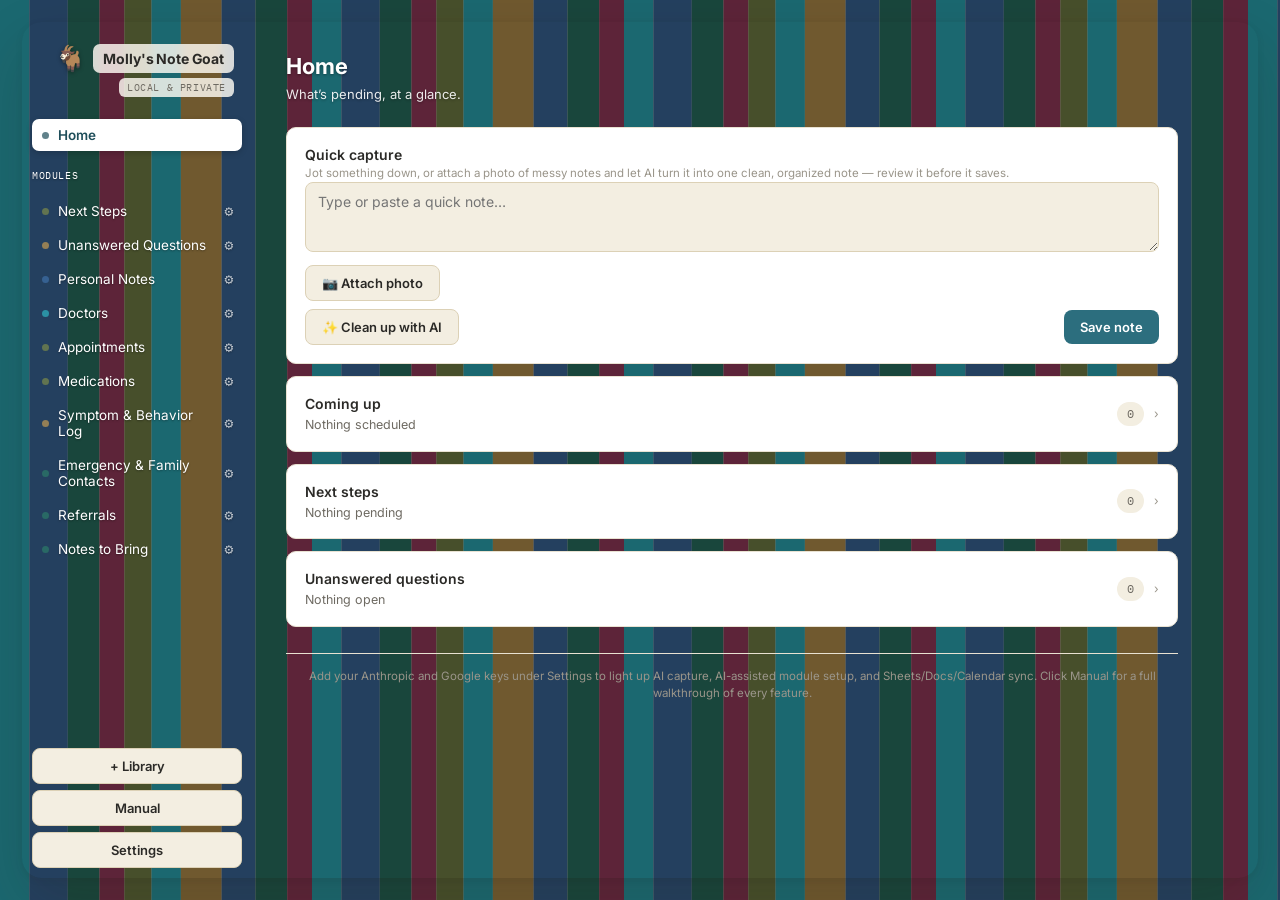
<file: index.html>
<!DOCTYPE html>
<html lang="en">
<head>
<meta charset="UTF-8">
<meta name="viewport" content="width=device-width, initial-scale=1.0">
<title>Molly's Note Goat</title>
<link rel="manifest" href="manifest.json" />
<link rel="apple-touch-icon" href="icons/icon-180.png" />
<link rel="icon" href="icons/icon-192.png" />
<meta name="theme-color" content="#2C6E7E" />
<meta name="apple-mobile-web-app-capable" content="yes" />
<meta name="apple-mobile-web-app-status-bar-style" content="default" />
<meta name="apple-mobile-web-app-title" content="Molly's Note Goat" />
<link rel="preconnect" href="https://fonts.googleapis.com">
<link href="https://fonts.googleapis.com/css2?family=Inter:wght@400;500;600;700&family=IBM+Plex+Mono:wght@400;500&display=swap" rel="stylesheet">
<script src="https://accounts.google.com/gsi/client" async defer></script>
<script src="https://apis.google.com/js/api.js"></script>
<style>
:root{
  /* Interface panels — solid, calm, easy to read. The stripes live in the
     page background only; nothing you have to read sits on top of them. */
  --panel: #FFFCF5;
  --surface: #FFFFFF;
  --surface-sunk: #F3EEE1;
  --ink: #2B2A27;
  --ink-dim: #6E6A62;
  --ink-faint: #9A958A;
  --line: #E9E2D2;
  --line-strong: #DCD1B6;
  --accent: #2C6E7E;
  --accent-soft: rgba(44,110,126,0.12);
  --accent-ink: #1F4E5A;
  --warn: #A8843F;
  --warn-soft: rgba(168,132,63,0.14);
  --danger: #A13E63;
  --danger-soft: rgba(161,62,99,0.1);
  --font: 'Inter', system-ui, sans-serif;
  --font-mono: 'IBM Plex Mono', monospace;
  --radius: 10px;

  /* Watercolor stripe palette — pulled from the reference swatch. Used for
     the page background and, sparingly, for per-item type-color dots. */
  --wc-1: #2FB4C2; /* turquoise */
  --wc-2: #3E6FA6; /* blue */
  --wc-3: #2C7A68; /* teal */
  --wc-4: #A13E63; /* magenta */
  --wc-5: #7C8A4A; /* olive */
  --wc-6: #C39A52; /* gold */
}
*{box-sizing:border-box;}
html,body{margin:0;padding:0;height:100%;}
body{
  color:var(--ink);
  font-family:var(--font);
  font-size:14px;
  line-height:1.5;
  min-height:100vh;
  display:flex;
  justify-content:center;
  padding:22px;
  /* Approved background (2026-09-10): straight-edged stripes, flush (no
     gaps), Value at 57.5% of the original watercolor swatch — dark enough
     to sit behind white text without a softening overlay, unlike the
     brand-header stripe below which keeps the original bright version. */
  background-image: url("data:image/svg+xml,%3Csvg%20xmlns='http://www.w3.org/2000/svg'%20width='312'%20height='400'%20viewBox='0%200%20312%20400'%3E%3Crect%20x='0'%20y='0'%20width='312'%20height='400'%20fill='%23908C83'/%3E%3Crect%20x='0'%20y='0'%20width='29.4'%20height='400'%20fill='%231B6870'/%3E%3Crect%20x='29.4'%20y='0'%20width='38.4'%20height='400'%20fill='%2324405F'/%3E%3Crect%20x='67.8'%20y='0'%20width='31.7'%20height='400'%20fill='%2319463C'/%3E%3Crect%20x='99.5'%20y='0'%20width='24.9'%20height='400'%20fill='%235D2439'/%3E%3Crect%20x='124.4'%20y='0'%20width='27.1'%20height='400'%20fill='%23474F2B'/%3E%3Crect%20x='151.5'%20y='0'%20width='29.4'%20height='400'%20fill='%231B6870'/%3E%3Crect%20x='180.9'%20y='0'%20width='40.7'%20height='400'%20fill='%2370592F'/%3E%3Crect%20x='221.6'%20y='0'%20width='33.9'%20height='400'%20fill='%2324405F'/%3E%3Crect%20x='255.5'%20y='0'%20width='31.7'%20height='400'%20fill='%2319463C'/%3E%3Crect%20x='287.2'%20y='0'%20width='24.8'%20height='400'%20fill='%235D2439'/%3E%3C/svg%3E");
  background-repeat: repeat;
  background-size: 312px 400px;
  background-attachment: fixed;
}
button{font-family:var(--font);cursor:pointer;}
input,textarea,select{font-family:var(--font);font-size:14px;}
h1,h2,h3{margin:0;}
::selection{background:var(--accent-soft);}

/* The shell used to be one solid, legible panel floating over the
   watercolor stripe field painted on <body>. Approved redesign
   (2026-09-10): the shell no longer has its own fill — the stripe
   background now flows through the sidebar and main area too, and only
   the modules (nav items, cards, tables) keep their own solid color. */
.shell{
  display:flex;
  width:100%;max-width:1360px;
  min-height:calc(100vh - 44px);
  border-radius:20px;
  box-shadow:0 24px 60px rgba(35,30,20,0.16), 0 2px 8px rgba(35,30,20,0.06);
  overflow:hidden;
  align-self:flex-start;
}

/* ---------- Sidebar ---------- */
.sidebar{
  width:230px;flex-shrink:0;
  display:flex;flex-direction:column;
}
.brand{padding:22px 18px 16px;position:relative;overflow:hidden;}
/* Approved redesign (2026-09-11): the brand header's own decorative
   watercolor layer is gone — the shared stripe background (already
   running through the rest of the sidebar) shows through here too. Only
   the two labels keep a solid backing. */
.brand-inner{position:relative;z-index:1;display:flex;flex-direction:column;align-items:flex-end;}
.brand-mark-wrap{display:flex;align-items:center;gap:8px;}
.brand-icon{height:29px;width:29px;display:block;flex-shrink:0;filter:drop-shadow(0 1px 2px rgba(0,0,0,0.4));}
.brand-mark{
  font-size:14px;font-weight:700;letter-spacing:-0.01em;white-space:nowrap;
  background:rgba(255,252,245,0.82);backdrop-filter:blur(4px);
  display:inline-block;padding:4px 10px;border-radius:7px;
}
.brand-sub{font-family:var(--font-mono);font-size:10px;color:var(--ink-dim);margin-top:5px;text-transform:uppercase;letter-spacing:0.06em;
  background:rgba(255,252,245,0.82);display:inline-block;padding:2px 8px;border-radius:6px;}

.nav-section{padding:6px 10px;}
.nav-btn{
  display:flex;align-items:center;gap:9px;width:100%;text-align:left;
  background:none;border:none;color:#fff;text-shadow:0 1px 2px rgba(0,0,0,0.35);
  padding:8px 10px;font-size:13.5px;border-radius:7px;margin-bottom:1px;
}
.nav-btn:hover{background:var(--surface-sunk);color:var(--ink);text-shadow:none;}
/* Active used to be a translucent accent-soft tint, which read fine over a
   solid white sidebar but goes muddy over the stripe background — switched
   to an opaque chip so the active indicator stays legible. */
.nav-btn.active{background:var(--surface);color:var(--accent-ink);font-weight:600;text-shadow:none;box-shadow:0 2px 6px rgba(0,0,0,0.18);}
/* currentColor so the dot always matches whatever the nav-btn's own text
   color is right now (white at rest, dark on hover/active) instead of a
   fixed grey that vanishes on either the stripes or a white chip. */
.nav-btn .dot{display:inline-block;width:7px;height:7px;border-radius:50%;flex-shrink:0;background:currentColor;opacity:0.7;}

nav.module-list{flex:1;overflow-y:auto;padding:8px 10px;}
.nav-label{font-family:var(--font-mono);font-size:10px;color:#fff;text-shadow:0 1px 2px rgba(0,0,0,0.35);text-transform:uppercase;letter-spacing:0.06em;padding:10px 10px 4px;}
.module-row{display:flex;align-items:stretch;margin-bottom:1px;}
.module-row .nav-btn{flex:1;}
.module-row .gear{
  background:none;border:none;color:rgba(255,255,255,0.75);text-shadow:0 1px 2px rgba(0,0,0,0.35);
  width:26px;border-radius:6px;font-size:12px;flex-shrink:0;
}
.module-row .gear:hover{background:var(--surface-sunk);color:var(--ink);text-shadow:none;}
.module-row.active .nav-btn{background:var(--surface);color:var(--accent-ink);font-weight:600;box-shadow:0 2px 6px rgba(0,0,0,0.18);}

.sidebar-footer{padding:10px;}
.btn-library{
  width:100%;background:var(--surface-sunk);border:1px solid var(--line-strong);
  color:var(--ink);padding:9px;font-size:13px;border-radius:8px;font-weight:600;
}
.btn-library:hover{border-color:var(--accent);color:var(--accent-ink);}

/* ---------- Main ---------- */
.main{flex:1;min-width:0;padding:28px 34px 60px;max-width:960px;overflow-y:auto;}
.page-title{font-size:22px;font-weight:700;margin-bottom:2px;color:#fff;text-shadow:0 1px 3px rgba(0,0,0,0.4);}
.page-sub{color:#fff;opacity:0.9;font-size:13px;margin-bottom:22px;text-shadow:0 1px 3px rgba(0,0,0,0.4);}

/* ---------- Cards (home) ---------- */
.cards{display:flex;flex-direction:column;gap:12px;}
.card{background:var(--surface);border:1px solid var(--line);border-radius:var(--radius);overflow:hidden;}
.card-head{
  display:flex;align-items:center;justify-content:space-between;gap:12px;
  padding:16px 18px;cursor:pointer;
}
.card-head:hover{background:var(--surface-sunk);}
.card-head-left{display:flex;flex-direction:column;gap:2px;min-width:0;}
.card-title{font-size:14px;font-weight:600;}
.card-preview{font-size:12.5px;color:var(--ink-dim);white-space:nowrap;overflow:hidden;text-overflow:ellipsis;}
.card-count{
  font-family:var(--font-mono);font-size:12px;color:var(--ink-dim);
  background:var(--surface-sunk);border-radius:20px;padding:3px 10px;flex-shrink:0;
}
.card-chevron{color:var(--ink-faint);font-size:12px;transition:transform .15s;flex-shrink:0;}
.card.open .card-chevron{transform:rotate(90deg);}
.card-body{display:none;border-top:1px solid var(--line);padding:6px 18px 14px;}
.card.open .card-body{display:block;}
.card-body .empty{color:var(--ink-faint);font-size:13px;padding:12px 2px;}

.item-row{display:flex;align-items:center;gap:10px;padding:8px 2px;border-bottom:1px solid var(--line);}
.item-row:last-child{border-bottom:none;}
.type-dot{display:inline-block;width:8px;height:8px;border-radius:50%;flex-shrink:0;background:var(--ink-faint);}
.item-row .item-main{flex:1;min-width:0;cursor:pointer;}
.item-row .item-title{font-size:13.5px;font-weight:500;}
.item-row .item-meta{font-size:11.5px;color:var(--ink-dim);}
.item-row .item-title:hover{color:var(--accent-ink);text-decoration:underline;}

/* Quick capture */
.quick-capture{padding:16px 18px 18px;}
.quick-capture textarea{
  width:100%;min-height:70px;resize:vertical;border:1px solid var(--line-strong);
  border-radius:8px;padding:10px 12px;background:var(--surface-sunk);color:var(--ink);
}
.quick-capture textarea:focus{outline:2px solid var(--accent-soft);border-color:var(--accent);}
.quick-capture-row{display:flex;justify-content:space-between;align-items:center;margin-top:8px;gap:10px;}
.quick-capture-hint{font-size:11.5px;color:var(--ink-faint);}

/* ---------- Buttons ---------- */
.btn{border:none;border-radius:8px;padding:9px 16px;font-size:13px;font-weight:600;}
.btn-primary{background:var(--accent);color:#fff;}
.btn-primary:hover{background:var(--accent-ink);}
.btn-secondary{background:var(--surface-sunk);color:var(--ink);border:1px solid var(--line-strong);}
.btn-secondary:hover{border-color:var(--accent);color:var(--accent-ink);}
.btn-danger{background:var(--danger-soft);color:var(--danger);border:1px solid transparent;}
.btn-danger:hover{border-color:var(--danger);}
.btn-text{background:none;border:none;color:var(--ink-dim);font-size:13px;padding:6px 8px;}
.btn-text:hover{color:var(--accent-ink);}
.btn[disabled]{opacity:0.5;cursor:not-allowed;}

/* ---------- Module view ---------- */
.module-toolbar{display:flex;justify-content:space-between;align-items:center;margin-bottom:16px;gap:10px;flex-wrap:wrap;}
.module-toolbar-actions{display:flex;gap:8px;}

table.record-table{width:100%;border-collapse:collapse;background:var(--surface);border:1px solid var(--line);border-radius:var(--radius);overflow:hidden;}
table.record-table th{
  text-align:left;font-size:11px;text-transform:uppercase;letter-spacing:0.04em;color:var(--ink-faint);
  padding:10px 12px;background:var(--surface-sunk);border-bottom:1px solid var(--line);
}
table.record-table td{padding:10px 12px;border-bottom:1px solid var(--line);font-size:13.5px;vertical-align:top;}
table.record-table tr:last-child td{border-bottom:none;}
table.record-table tr:hover{background:var(--surface-sunk);}
table.record-table td.actions{white-space:nowrap;width:1%;}
.note-excerpt{color:var(--ink-dim);font-size:12px;}

.record-cards{display:flex;flex-direction:column;gap:10px;}
.record-card{background:var(--surface);border:1px solid var(--line);border-radius:var(--radius);padding:14px 16px;}
.record-card-head{display:flex;justify-content:space-between;align-items:flex-start;gap:10px;}
.record-card-title{font-weight:600;font-size:14px;}
.record-card-meta{font-size:11.5px;color:var(--ink-faint);margin-top:2px;}
.record-card-body{font-size:13.5px;color:var(--ink-dim);margin-top:8px;white-space:pre-wrap;}
.record-card-actions{display:flex;gap:6px;flex-shrink:0;}

.checklist-row{display:flex;align-items:center;gap:10px;padding:9px 4px;border-bottom:1px solid var(--line);}
.checklist-row:last-child{border-bottom:none;}
.checklist-row input[type=checkbox]{width:16px;height:16px;accent-color:var(--accent);}
.checklist-row .cl-title{flex:1;font-size:13.5px;}
.checklist-row.done .cl-title{color:var(--ink-faint);text-decoration:line-through;}
.tag-chip{
  font-family:var(--font-mono);font-size:10.5px;background:var(--surface-sunk);color:var(--ink-dim);
  padding:2px 8px;border-radius:20px;flex-shrink:0;
}

.empty-state{
  text-align:center;padding:50px 20px;color:var(--ink-faint);
  background:var(--surface);border:1px dashed var(--line-strong);border-radius:var(--radius);
}
.empty-state p{margin:0 0 12px;}

/* ---------- Modal ---------- */
.modal-backdrop{
  position:fixed;inset:0;background:rgba(43,42,39,0.35);
  display:flex;align-items:flex-start;justify-content:center;padding:6vh 20px;z-index:50;overflow-y:auto;
}
.modal{
  background:var(--surface);border-radius:14px;max-width:560px;width:100%;
  box-shadow:0 20px 50px rgba(0,0,0,0.18);
}
.modal-head{padding:18px 22px;border-bottom:1px solid var(--line);display:flex;justify-content:space-between;align-items:center;}
.modal-head h2{font-size:16px;}

.manual-overlay{
  display:none;position:fixed;inset:0;background:rgba(43,42,39,0.45);
  align-items:center;justify-content:center;padding:4vh 20px;z-index:60;
}
.manual-overlay.open{display:flex;}
.manual-overlay-box{
  background:var(--panel);border-radius:14px;width:100%;max-width:960px;height:92vh;
  display:flex;flex-direction:column;box-shadow:0 24px 60px rgba(0,0,0,0.25);overflow:hidden;
}
.manual-overlay-head{
  padding:14px 20px;border-bottom:1px solid var(--line);display:flex;justify-content:space-between;align-items:center;
  font-weight:600;flex-shrink:0;
}
.manual-overlay-box iframe{flex:1;width:100%;border:none;}
.modal-close{background:none;border:none;font-size:18px;color:var(--ink-faint);line-height:1;}
.modal-close:hover{color:var(--ink);}
.modal-body{padding:20px 22px;max-height:64vh;overflow-y:auto;}
.modal-foot{padding:16px 22px;border-top:1px solid var(--line);display:flex;justify-content:flex-end;gap:8px;}

.field-group{margin-bottom:14px;}
.field-label{font-size:12px;font-weight:600;color:var(--ink-dim);display:block;margin-bottom:5px;}
.field-input, .field-group input[type=text], .field-group input[type=date], .field-group select, .field-group textarea{
  width:100%;border:1px solid var(--line-strong);border-radius:8px;padding:9px 11px;
  background:var(--surface);color:var(--ink);
}
.field-group textarea{min-height:80px;resize:vertical;}
.field-input:focus, .field-group input:focus, .field-group select:focus, .field-group textarea:focus{
  outline:2px solid var(--accent-soft);border-color:var(--accent);
}
.field-hint{font-size:11.5px;color:var(--ink-faint);margin-top:4px;}

.tpl-group-label{font-family:var(--font-mono);font-size:10.5px;text-transform:uppercase;letter-spacing:0.06em;color:var(--ink-faint);margin:16px 0 8px;}
.tpl-group-label:first-child{margin-top:0;}
.tpl-grid{display:grid;grid-template-columns:1fr 1fr;gap:8px;}
.tpl-card{
  text-align:left;background:var(--surface);border:1px solid var(--line);border-radius:10px;
  padding:11px 13px;display:flex;flex-direction:column;gap:2px;
}
.tpl-card:hover{border-color:var(--accent);background:var(--accent-soft);}
.tpl-card .tpl-name{font-weight:600;font-size:13.5px;}
.tpl-card .tpl-shape{font-size:11px;color:var(--ink-faint);}
.tpl-custom-btn{
  width:100%;text-align:left;background:var(--surface-sunk);border:1px dashed var(--line-strong);border-radius:10px;
  padding:12px 14px;font-weight:600;font-size:13.5px;color:var(--ink);
}
.tpl-custom-btn:hover{border-color:var(--accent);color:var(--accent-ink);}

.schema-field-row{display:flex;gap:8px;align-items:center;margin-bottom:8px;background:var(--surface-sunk);padding:8px;border-radius:8px;}
.schema-field-row input, .schema-field-row select{flex:1;min-width:0;}
.schema-field-row .rm-field{flex:0 0 auto;background:none;border:none;color:var(--ink-faint);font-size:16px;padding:2px 6px;}
.schema-field-row .rm-field:hover{color:var(--danger);}
.add-field-btn{margin-top:4px;}

.confirm-msg{font-size:13.5px;line-height:1.55;margin-bottom:6px;}
.confirm-msg strong{color:var(--ink);}
.error-box{background:var(--danger-soft);color:var(--danger);border-radius:8px;padding:10px 12px;font-size:13px;margin-top:10px;}

.shape-note{
  font-size:12px;color:var(--ink-faint);background:var(--surface-sunk);border-radius:8px;padding:9px 11px;margin-top:14px;
}

.roadmap-note{
  font-size:11.5px;color:var(--ink-faint);text-align:center;margin-top:26px;padding-top:14px;border-top:1px solid var(--line);
}
</style>
<link rel="stylesheet" href="responsive.css">
</head>
<body>

<div class="shell">
  <aside class="sidebar">
    <div class="brand">
      <div class="brand-inner">
        <div class="brand-mark-wrap">
          <img class="brand-icon" src="icons/goat-transparent.png" alt="">
          <div class="brand-mark">Molly's Note Goat</div>
        </div>
        <div class="brand-sub">local &amp; private</div>
      </div>
    </div>
    <div class="nav-section">
      <button class="nav-btn" id="homeNavBtn"><span class="dot"></span>Home</button>
    </div>
    <div class="nav-label">Modules</div>
    <nav class="module-list" id="moduleList"></nav>
    <div class="sidebar-footer">
      <button class="btn-library" id="openLibraryBtn">+ Library</button>
      <button class="btn-library" id="openManualBtn" style="margin-top:6px;">Manual</button>
      <button class="btn-library" id="openConnectionsBtn" style="margin-top:6px;">Settings</button>
    </div>
  </aside>

  <main class="main" id="mainArea"></main>
</div>

<div id="modalRoot"></div>

<div class="manual-overlay" id="manualOverlay">
  <div class="manual-overlay-box">
    <div class="manual-overlay-head">
      <span>Molly's Note Goat — Manual</span>
      <button class="modal-close" id="manualCloseBtn">✕</button>
    </div>
    <iframe id="manualFrame" title="Molly's Note Goat Manual"></iframe>
  </div>
</div>

<script>
'use strict';

/* =========================================================
   Data model
   ========================================================= */
const STORE_KEY = 'tc_state_v1';

const FIELD_TYPES = {
  text:      { label: 'Short text' },
  longtext:  { label: 'Long text' },
  date:      { label: 'Date' },
  time:      { label: 'Time' },
  number:    { label: 'Number' },
  select:    { label: 'Choice list' },
  checkbox:  { label: 'Checkbox' },
  'link-one':  { label: 'Link — one record', isLink: true, multi: false },
  'link-many': { label: 'Link — many records', isLink: true, multi: true },
};

const SHAPES = {
  table:     { label: 'Repeating rows', hint: 'A table of similar records — e.g. Medications.' },
  notes:     { label: 'Freeform notes', hint: 'Long-form entries. No custom fields needed — the built-in notes field is the content.' },
  checklist: { label: 'Checklist', hint: 'Simple done / not-done items.' },
  event:     { label: 'Dated / scheduled', hint: 'Things with a date — e.g. Appointments. Include one Date field.' },
  files:     { label: 'File / photo', hint: 'One uploaded file or photo per record — e.g. a scanned insurance card. Stored on this device (not Drive), and travels with your Backup export.' },
};

/* Per-shape sync-target compatibility. 'ok' offers the target with no
   warning; 'warn' offers it but discloses the degradation before syncing;
   'refuse' doesn't offer it at all — a combination that would silently
   lose or corrupt the data's meaning. */
const SYNC_RULES = {
  table:     { sheets:'ok',    docx:'warn',   calendar:'refuse' },
  notes:     { sheets:'warn',  docx:'ok',     calendar:'refuse' },
  checklist: { sheets:'warn',  docx:'refuse', calendar:'refuse' },
  event:     { sheets:'warn',  docx:'refuse', calendar:'ok' },
  files:     { sheets:'refuse',docx:'refuse', calendar:'refuse' },
};
const SYNC_WARN_MESSAGES = {
  'table|docx':     'This will flatten each record into a plain paragraph in the document — table structure won’t carry over. Sync anyway?',
  'notes|sheets':    'This will put one note per row in a single cell — you’ll lose the longer, readable layout. Sync anyway?',
  'checklist|sheets':'This will flatten checked/unchecked state into plain text columns. Sync anyway?',
  'event|sheets':    'This will sync as a flat log of appointments, not a live calendar. Sync anyway?',
};
const SYNC_TARGET_LABELS = { sheets:'Google Sheets', docx:'Google Docs', calendar:'Google Calendar' };

/* Calendar reminder defaults, in minutes before the event start. An
   all-day event's "start" is midnight, so 900 lands the popup at 9am the
   day before; a timed event's start is the actual time, so 24h before
   reads naturally instead. */
const CALENDAR_REMINDER_MINUTES_ALLDAY = 900;
const CALENDAR_REMINDER_MINUTES_TIMED = 1440;

function uid(prefix){ return prefix + Date.now().toString(36) + Math.random().toString(36).slice(2,7); }

// Templates shown in the Library. `role` (optional) wires a template's
// instances into the home page cards generically — any module created
// from a role-carrying template counts toward that card, not just the
// first one.
const STARTER_TEMPLATES = [
  { group:'Starters', name:'Checklist', shape:'checklist', fields:[ {id:'title',label:'Item',type:'text'} ] },
  { group:'Starters', name:'Notes', shape:'notes', fields:[] , role:null},
  { group:'Starters', name:'Next Steps', shape:'checklist', role:'next-steps',
    fields:[ {id:'title',label:'Task',type:'text'}, {id:'group',label:'Group tag',type:'text'} ] },
  { group:'Starters', name:'Unanswered Questions', shape:'checklist', role:'unanswered',
    fields:[ {id:'question',label:'Question',type:'text'}, {id:'askedOf',label:'Asked of',type:'text'},
             {id:'status',label:'Status',type:'select',options:['Open','Resolved']} ] },
  { group:'Starters', name:'Files & Photos', shape:'files', fields:[ {id:'title',label:'Title',type:'text'} ] },
];
const MEDICAL_TEMPLATES = [
  { group:'Medical', name:'Doctors', shape:'table',
    fields:[ {id:'name',label:'Name',type:'text'}, {id:'specialty',label:'Specialty / Title',type:'text'},
             {id:'phone',label:'Phone',type:'text'}, {id:'address',label:'Address',type:'text'} ] },
  { group:'Medical', name:'Appointments', shape:'event',
    fields:[ {id:'title',label:'Reason',type:'text'}, {id:'doctor',label:'Doctor',type:'text'},
             {id:'date',label:'Date',type:'date'}, {id:'time',label:'Time',type:'time'} ] },
  { group:'Medical', name:'Referrals', shape:'table',
    fields:[ {id:'toDoctor',label:'Referred to',type:'text'}, {id:'fromDoctor',label:'Referred by',type:'text'},
             {id:'reason',label:'Reason',type:'text'}, {id:'status',label:'Status',type:'select',options:['Pending','Scheduled','Completed']} ] },
  { group:'Medical', name:'Medications', shape:'table',
    fields:[ {id:'name',label:'Medication',type:'text'}, {id:'dosage',label:'Dosage',type:'text'},
             {id:'frequency',label:'Frequency',type:'select',options:['Once daily','Twice daily','Three times daily','Four times daily','As needed','Weekly','Other']},
             {id:'times',label:'Time(s) of day',type:'text'},
             {id:'prescribedBy',label:'Prescribed by',type:'text'}, {id:'startDate',label:'Start date',type:'date'} ] },
  { group:'Medical', name:'Notes to Bring', shape:'checklist',
    fields:[ {id:'item',label:'Item',type:'text'}, {id:'forAppointment',label:'For appointment',type:'text'} ] },
  { group:'Medical', name:'Symptom & Behavior Log', shape:'table',
    fields:[ {id:'date',label:'Date',type:'date'}, {id:'time',label:'Time',type:'time'},
             {id:'category',label:'Category',type:'select',options:['Memory','Mood / Behavior','Physical','Sleep','Other']},
             {id:'severity',label:'Severity',type:'select',options:['Mild','Moderate','Severe']},
             {id:'description',label:'What happened',type:'longtext'} ] },
  { group:'Medical', name:'Emergency & Family Contacts', shape:'table',
    fields:[ {id:'name',label:'Name',type:'text'}, {id:'relationship',label:'Relationship',type:'text'},
             {id:'phone',label:'Phone',type:'text'}, {id:'notes',label:'Notes',type:'longtext'} ] },
];
const ALL_TEMPLATES = STARTER_TEMPLATES.concat(MEDICAL_TEMPLATES);

function seedState(){
  const s = { modules: [], records: {}, view: {type:'home'},
    settings: { anthropicKey:'', googleClientId:'', googleApiKey:'', spreadsheetId:'',
      exportSchedule:'manual', lastExportedAt:null } };
  const seedFrom = (name, tplName) => {
    const tpl = ALL_TEMPLATES.find(t => t.name === tplName);
    const mod = instantiateModule(s, tpl, name);
    return mod;
  };
  seedFrom('Next Steps', 'Next Steps');
  seedFrom('Unanswered Questions', 'Unanswered Questions');
  seedFrom('Personal Notes', 'Notes');
  seedFrom('Doctors', 'Doctors');
  seedFrom('Appointments', 'Appointments');
  seedFrom('Medications', 'Medications');
  seedFrom('Symptom & Behavior Log', 'Symptom & Behavior Log');
  seedFrom('Emergency & Family Contacts', 'Emergency & Family Contacts');
  seedFrom('Referrals', 'Referrals');
  seedFrom('Notes to Bring', 'Notes to Bring');
  return s;
}

function instantiateModule(s, tpl, name){
  const mod = {
    id: uid('m'),
    name: name,
    shape: tpl.shape,
    role: tpl.role || null,
    fields: JSON.parse(JSON.stringify(tpl.fields)),
    createdAt: Date.now(),
  };
  s.modules.push(mod);
  s.records[mod.id] = [];
  return mod;
}

let state = loadState();
function loadState(){
  try {
    const raw = localStorage.getItem(STORE_KEY);
    if (raw) {
      const s = JSON.parse(raw);
      const defaults = { anthropicKey:'', googleClientId:'', googleApiKey:'', spreadsheetId:'', exportSchedule:'manual', lastExportedAt:null };
      s.settings = Object.assign({}, defaults, s.settings || {});
      return s;
    }
  } catch(e){ console.warn('Could not read saved data', e); }
  return seedState();
}
function saveState(){
  try { localStorage.setItem(STORE_KEY, JSON.stringify(state)); }
  catch(e){ console.warn('Could not save data', e); }
}

/* ---------- File storage (IndexedDB) ----------
   File/photo bytes never go through localStorage — its quota is a few MB,
   fine for text and short tables, not for photos (same reasoning PM's own
   design doc gives for staying Sheets-links-only). IndexedDB has real
   room. Only `state` (module/record metadata, including which IDB key a
   record's attachment lives under) persists in localStorage; the bytes
   themselves live here, and travel separately through Backup export as
   base64, not through localStorage at all. */
const IDB_NAME = 'tc_files_v1';
const IDB_STORE = 'blobs';
let idbOpenPromise = null;
function openIdb(){
  if (idbOpenPromise) return idbOpenPromise;
  idbOpenPromise = new Promise((resolve, reject) => {
    if (!('indexedDB' in window)){ reject(new Error('This browser doesn\'t support local file storage.')); return; }
    const req = indexedDB.open(IDB_NAME, 1);
    req.onupgradeneeded = () => { req.result.createObjectStore(IDB_STORE, { keyPath: 'id' }); };
    req.onsuccess = () => resolve(req.result);
    req.onerror = () => reject(req.error);
  });
  return idbOpenPromise;
}
async function idbPutBlob(id, blob, name, mimeType){
  const db = await openIdb();
  return new Promise((resolve, reject) => {
    const tx = db.transaction(IDB_STORE, 'readwrite');
    tx.objectStore(IDB_STORE).put({ id, blob, name, mimeType });
    tx.oncomplete = () => resolve(id);
    tx.onerror = () => reject(tx.error);
  });
}
async function idbGetBlob(id){
  const db = await openIdb();
  return new Promise((resolve, reject) => {
    const req = db.transaction(IDB_STORE, 'readonly').objectStore(IDB_STORE).get(id);
    req.onsuccess = () => resolve(req.result || null);
    req.onerror = () => reject(req.error);
  });
}
async function idbDeleteBlob(id){
  const db = await openIdb();
  return new Promise((resolve, reject) => {
    const tx = db.transaction(IDB_STORE, 'readwrite');
    tx.objectStore(IDB_STORE).delete(id);
    tx.oncomplete = () => resolve();
    tx.onerror = () => reject(tx.error);
  });
}
function blobToBase64(blob){
  return new Promise((resolve, reject) => {
    const reader = new FileReader();
    reader.onload = () => resolve(reader.result.split(',')[1]);
    reader.onerror = () => reject(reader.error);
    reader.readAsDataURL(blob);
  });
}
function base64ToBlob(base64, mimeType){
  const bytes = atob(base64);
  const arr = new Uint8Array(bytes.length);
  for (let i = 0; i < bytes.length; i++) arr[i] = bytes.charCodeAt(i);
  return new Blob([arr], { type: mimeType });
}
function humanFileSize(bytes){
  if (!bytes) return '';
  if (bytes < 1024) return bytes + ' B';
  if (bytes < 1024*1024) return Math.round(bytes/1024) + ' KB';
  return (bytes/(1024*1024)).toFixed(1) + ' MB';
}

function getModule(id){ return state.modules.find(m => m.id === id); }
function moduleRecords(id){ return state.records[id] || []; }

/* Primary display field for a record: first text-type field, else first field, else null. */
function primaryField(mod){
  return mod.fields.find(f => f.type === 'text') || mod.fields[0] || null;
}
function recordTitle(mod, rec){
  const pf = primaryField(mod);
  if (pf && rec.fields[pf.id]) return String(rec.fields[pf.id]);
  if (rec.notes) return rec.notes.slice(0, 40) + (rec.notes.length > 40 ? '…' : '');
  return '(untitled)';
}
function dateField(mod){ return mod.fields.find(f => f.type === 'date') || null; }
function timeField(mod){ return mod.fields.find(f => f.type === 'time') || null; }

/* ---------- Links & backlinks ----------
   A link field's value is a record id (link-one) or array of record ids
   (link-many), always chosen manually by the person — never inferred.
   Backlinks are computed on demand by scanning every module's records for
   a link field pointing at the record in question, rather than kept as a
   separately-maintained reverse index — same end result (a record can show
   what points at it), simpler to keep correct at this scale. */
function findRecordById(moduleId, recId){
  return moduleRecords(moduleId).find(r => r.id === recId) || null;
}
function linkFieldValueIds(f, rec){
  const v = rec.fields[f.id];
  if (f.type === 'link-many') return Array.isArray(v) ? v : [];
  return v ? [v] : [];
}
function getBacklinks(targetMod, targetRec){
  const out = [];
  state.modules.forEach(mod => {
    mod.fields.filter(f => f.type === 'link-one' || f.type === 'link-many').forEach(f => {
      if (f.targetModuleId !== targetMod.id) return;
      moduleRecords(mod.id).forEach(rec => {
        if (linkFieldValueIds(f, rec).includes(targetRec.id)) out.push({ mod, rec, field: f });
      });
    });
  });
  return out;
}
function backlinksForModule(mod){
  // Every backlink pointing at any record currently in this module — used
  // for the module-delete warning.
  let count = 0;
  moduleRecords(mod.id).forEach(rec => { count += getBacklinks(mod, rec).length; });
  return count;
}
function linkFieldDisplay(f, rec){
  const targetMod = getModule(f.targetModuleId);
  if (!targetMod) return '—';
  const ids = linkFieldValueIds(f, rec);
  if (!ids.length) return '—';
  const titles = ids.map(id => {
    const r = findRecordById(targetMod.id, id);
    return r ? recordTitle(targetMod, r) : '(linked record no longer exists)';
  });
  return titles.join(', ');
}

/* =========================================================
   Rendering
   ========================================================= */
const mainArea = document.getElementById('mainArea');
const moduleListEl = document.getElementById('moduleList');
const modalRoot = document.getElementById('modalRoot');

function render(){
  saveState();
  renderSidebar();
  if (state.view.type === 'home') renderHome();
  else if (state.view.type === 'module') renderModule(state.view.moduleId);
}

function renderSidebar(){
  const homeBtn = document.getElementById('homeNavBtn');
  homeBtn.classList.toggle('active', state.view.type === 'home');

  moduleListEl.innerHTML = '';
  state.modules.forEach(mod => {
    const row = document.createElement('div');
    row.className = 'module-row' + (state.view.type === 'module' && state.view.moduleId === mod.id ? ' active' : '');
    const btn = document.createElement('button');
    btn.className = 'nav-btn';
    btn.innerHTML = '<span class="dot" style="background:' + colorForKey(mod.name) + '"></span>' + escapeHtml(mod.name);
    btn.onclick = () => { state.view = {type:'module', moduleId: mod.id}; render(); };
    const gear = document.createElement('button');
    gear.className = 'gear'; gear.title = 'Edit module'; gear.textContent = '⚙';
    gear.onclick = (e) => { e.stopPropagation(); openSchemaModal(mod); };
    row.appendChild(btn); row.appendChild(gear);
    moduleListEl.appendChild(row);
  });
}

homeNavBtnListener();
function homeNavBtnListener(){
  document.getElementById('homeNavBtn').onclick = () => { state.view = {type:'home'}; render(); };
  document.getElementById('openLibraryBtn').onclick = () => openLibraryModal();
  document.getElementById('openConnectionsBtn').onclick = () => openConnectionsModal();
}

/* ---------- Home ---------- */
let cardOpenState = { capture:true, coming:false, next:false, unanswered:false };

function renderHome(){
  mainArea.innerHTML = '';
  const title = el('div', 'page-title', 'Home');
  const sub = el('div', 'page-sub', 'What’s pending, at a glance.');
  mainArea.appendChild(title); mainArea.appendChild(sub);

  const cards = el('div', 'cards');
  cards.appendChild(renderQuickCaptureCard());
  cards.appendChild(renderComingUpCard());
  cards.appendChild(renderNextStepsCard());
  cards.appendChild(renderUnansweredCard());
  mainArea.appendChild(cards);

  const roadmap = el('div', 'roadmap-note',
    'Add your Anthropic and Google keys under Settings to light up AI capture, AI-assisted module setup, and Sheets/Docs/Calendar sync. Click Manual for a full walkthrough of every feature.');
  mainArea.appendChild(roadmap);
}

function personalNotesModule(){
  return state.modules.find(m => m.role === 'personal-notes') || null;
}
function findFirstNotesModule(){
  // Fallback: any 'notes' shape module, in case the role tag was lost.
  return state.modules.find(m => m.role === 'personal-notes') || state.modules.find(m => m.shape === 'notes');
}

function renderQuickCaptureCard(){
  const card = el('div', 'card open');
  const body = el('div', 'quick-capture');
  const label = el('div', 'card-title', 'Quick capture');
  const hint = el('div', 'quick-capture-hint', 'Jot something down, or attach a photo of messy notes and let AI turn it into one clean, organized note — review it before it saves.');
  const ta = document.createElement('textarea');
  ta.placeholder = 'Type or paste a quick note…';
  body.appendChild(label); body.appendChild(hint); body.appendChild(ta);

  const photoRow = el('div', ''); photoRow.style.marginTop = '8px'; photoRow.style.display = 'flex'; photoRow.style.alignItems = 'center'; photoRow.style.gap = '10px';
  const fileInput = document.createElement('input'); fileInput.type = 'file'; fileInput.accept = 'image/*'; fileInput.style.display = 'none';
  const attachBtn = buttonEl('📷 Attach photo', 'btn-secondary', () => fileInput.click());
  const thumb = document.createElement('img'); thumb.style.height = '32px'; thumb.style.borderRadius = '6px'; thumb.style.display = 'none';
  let photoData = null; // {base64, mediaType}
  fileInput.onchange = async () => {
    const file = fileInput.files[0]; if (!file) return;
    const reader = new FileReader();
    reader.onload = () => {
      const dataUrl = reader.result;
      photoData = { base64: dataUrl.split(',')[1], mediaType: file.type };
      thumb.src = dataUrl; thumb.style.display = 'inline-block';
    };
    reader.readAsDataURL(file);
  };
  photoRow.appendChild(fileInput); photoRow.appendChild(attachBtn); photoRow.appendChild(thumb);
  body.appendChild(photoRow);

  const errBox = el('div', ''); body.appendChild(errBox);

  const row = el('div', 'quick-capture-row');
  const aiBtn = buttonEl('✨ Clean up with AI', 'btn-secondary', async () => {
    if (!state.settings.anthropicKey){
      errBox.innerHTML = ''; errBox.appendChild(el('div', 'error-box', 'No Anthropic API key set yet — add one under Connections first.'));
      return;
    }
    if (!ta.value.trim() && !photoData){
      alert('Type something or attach a photo first.');
      return;
    }
    const origText = aiBtn.textContent; aiBtn.disabled = true; aiBtn.textContent = 'Reading…'; errBox.innerHTML = '';
    try {
      const cleaned = await cleanUpCapture(ta.value.trim(), photoData);
      ta.value = cleaned; // shown for review — not saved yet
    } catch(err){
      const msg = err.message === 'NO_KEY' ? 'No Anthropic API key set yet — add one under Connections first.'
        : 'Couldn\'t clean this up (' + err.message + '). Your original text is untouched — you can still save it as-is.';
      errBox.appendChild(el('div', 'error-box', msg));
    } finally {
      aiBtn.disabled = false; aiBtn.textContent = origText;
    }
  });
  const saveBtn = document.createElement('button');
  saveBtn.className = 'btn btn-primary'; saveBtn.textContent = 'Save note';
  saveBtn.onclick = () => {
    const val = ta.value.trim();
    if (!val) return;
    const mod = findFirstNotesModule();
    if (!mod){ alert('Add a Notes module from the Library first.'); return; }
    state.records[mod.id].push({ id: uid('r'), fields:{}, notes: val, createdAt: Date.now(), updatedAt: Date.now() });
    ta.value = ''; photoData = null; thumb.style.display = 'none'; fileInput.value = '';
    render();
  };
  row.appendChild(aiBtn);
  row.appendChild(saveBtn);
  body.appendChild(row);
  card.appendChild(body);
  return card;
}

async function cleanUpCapture(text, photoData){
  const system = [
    'You clean up someone\'s messy captured notes (typed shorthand, or notes photographed off paper) into one clean, organized, legible note.',
    'Reorganize and clarify — fix obvious structure, group related points, spell out clear abbreviations — but do not invent facts, dates, names, or details that aren\'t actually there or clearly implied.',
    'If part of the photo or text is genuinely illegible or unclear, say so briefly in the note rather than guessing or silently leaving it out.',
    'Respond with only the cleaned-up note itself — no preamble, no "Here is your cleaned up note:", nothing else.',
  ].join('\n');
  const content = [];
  content.push({ type: 'text', text: text ? ('Raw notes:\n' + text) : 'Read the attached photo of handwritten/typed notes and clean them up.' });
  if (photoData) content.push({ type: 'image', source: { type: 'base64', media_type: photoData.mediaType, data: photoData.base64 } });
  return (await callClaude({ system, userContent: content, maxTokens: 4096 })).trim();
}

function collapsibleCard(key, title, countText, previewText, bodyRenderer){
  const isOpen = cardOpenState[key];
  const card = el('div', 'card' + (isOpen ? ' open' : ''));
  const head = el('div', 'card-head');
  const left = el('div', 'card-head-left');
  left.appendChild(el('div', 'card-title', title));
  left.appendChild(el('div', 'card-preview', previewText));
  head.appendChild(left);
  const right = el('div', '');
  right.style.display='flex'; right.style.alignItems='center'; right.style.gap='10px';
  right.appendChild(el('div', 'card-count', countText));
  right.appendChild(el('div', 'card-chevron', '›'));
  head.appendChild(right);
  head.onclick = () => { cardOpenState[key] = !cardOpenState[key]; render(); };
  card.appendChild(head);
  const body = el('div', 'card-body');
  bodyRenderer(body);
  card.appendChild(body);
  return card;
}

function renderComingUpCard(){
  const items = [];
  state.modules.filter(m => m.shape === 'event').forEach(mod => {
    const df = dateField(mod);
    if (!df) return;
    moduleRecords(mod.id).forEach(rec => {
      const raw = rec.fields[df.id];
      if (!raw) return;
      items.push({ mod, rec, date: raw });
    });
  });
  const today = new Date().toISOString().slice(0,10);
  const upcoming = items.filter(i => i.date >= today).sort((a,b) => a.date < b.date ? -1 : 1);
  const soonest = upcoming[0];
  const preview = soonest ? ('Next: ' + recordTitle(soonest.mod, soonest.rec) + ', ' + formatDate(soonest.date) +
    (upcoming.length > 1 ? ' — ' + (upcoming.length - 1) + ' more' : '')) : 'Nothing scheduled';
  return collapsibleCard('coming', 'Coming up', String(upcoming.length), preview, (body) => {
    if (!upcoming.length){ body.appendChild(el('div','empty','Nothing scheduled yet.')); return; }
    upcoming.forEach(i => body.appendChild(itemRow(i.mod, i.rec, formatDate(i.date))));
  });
}

function renderNextStepsCard(){
  const rows = [];
  state.modules.filter(m => m.role === 'next-steps').forEach(mod => {
    moduleRecords(mod.id).forEach(rec => { if (!rec.fields.done) rows.push({mod, rec}); });
  });
  const preview = rows.length ? recordTitle(rows[0].mod, rows[0].rec) + (rows.length > 1 ? ' — ' + (rows.length-1) + ' more' : '') : 'Nothing pending';
  return collapsibleCard('next', 'Next steps', String(rows.length), preview, (body) => {
    if (!rows.length){ body.appendChild(el('div','empty','Nothing pending.')); return; }
    rows.forEach(({mod, rec}) => {
      const row = el('div', 'checklist-row');
      const cb = document.createElement('input'); cb.type = 'checkbox'; cb.checked = !!rec.fields.done;
      cb.onchange = () => { rec.fields.done = cb.checked; rec.updatedAt = Date.now(); render(); };
      row.appendChild(cb);
      const dot = el('span', 'type-dot', '');
      dot.style.background = colorForKey(rec.fields.group || mod.name);
      dot.style.display = 'inline-block';
      row.appendChild(dot);
      const titleSpan = el('span', 'cl-title', recordTitle(mod, rec));
      titleSpan.style.cursor='pointer';
      titleSpan.onclick = () => openRecordModal(mod, rec);
      row.appendChild(titleSpan);
      if (rec.fields.group) row.appendChild(el('span', 'tag-chip', rec.fields.group));
      body.appendChild(row);
    });
  });
}

function renderUnansweredCard(){
  const rows = [];
  state.modules.filter(m => m.role === 'unanswered').forEach(mod => {
    moduleRecords(mod.id).forEach(rec => { if ((rec.fields.status || 'Open') === 'Open') rows.push({mod, rec}); });
  });
  const preview = rows.length ? recordTitle(rows[0].mod, rows[0].rec) + (rows.length > 1 ? ' — ' + (rows.length-1) + ' more' : '') : 'Nothing open';
  return collapsibleCard('unanswered', 'Unanswered questions', String(rows.length), preview, (body) => {
    if (!rows.length){ body.appendChild(el('div','empty','Nothing open.')); return; }
    rows.forEach(({mod, rec}) => body.appendChild(itemRow(mod, rec, rec.fields.askedOf ? ('Asked: ' + rec.fields.askedOf) : '')));
  });
}

function itemRow(mod, rec, metaText){
  const row = el('div', 'item-row');
  row.appendChild(el('span', 'type-dot', ''));
  const mainDiv = el('div', 'item-main');
  const t = el('div', 'item-title', recordTitle(mod, rec));
  t.onclick = () => openRecordModal(mod, rec);
  mainDiv.appendChild(t);
  mainDiv.appendChild(el('div', 'item-meta', mod.name + (metaText ? ' · ' + metaText : '')));
  row.appendChild(mainDiv);
  return row;
}

/* ---------- Module view ---------- */
function renderModule(moduleId){
  const mod = getModule(moduleId);
  if (!mod){ state.view = {type:'home'}; renderHome(); return; }
  mainArea.innerHTML = '';
  mainArea.appendChild(el('div', 'page-title', mod.name));
  mainArea.appendChild(el('div', 'page-sub', SHAPES[mod.shape].label));

  const toolbar = el('div', 'module-toolbar');
  const actions = el('div', 'module-toolbar-actions');
  const addBtn = document.createElement('button');
  addBtn.className = 'btn btn-primary'; addBtn.textContent = '+ Add record';
  addBtn.onclick = () => openRecordModal(mod, null);
  const editBtn = document.createElement('button');
  editBtn.className = 'btn btn-secondary'; editBtn.textContent = 'Edit module';
  editBtn.onclick = () => openSchemaModal(mod);
  const syncBtn = document.createElement('button');
  syncBtn.className = 'btn btn-secondary'; syncBtn.textContent = 'Sync';
  syncBtn.onclick = () => openSyncModal(mod);
  actions.appendChild(addBtn); actions.appendChild(editBtn); actions.appendChild(syncBtn);
  toolbar.appendChild(el('div','',''));
  toolbar.appendChild(actions);
  mainArea.appendChild(toolbar);

  const records = moduleRecords(mod.id);
  if (!records.length){
    const empty = el('div', 'empty-state');
    empty.appendChild(el('p', '', 'No records yet.'));
    const btn = document.createElement('button');
    btn.className = 'btn btn-primary'; btn.textContent = '+ Add the first one';
    btn.onclick = () => openRecordModal(mod, null);
    empty.appendChild(btn);
    mainArea.appendChild(empty);
    return;
  }

  if (mod.shape === 'checklist'){
    mainArea.appendChild(renderChecklistView(mod, records));
  } else if (mod.shape === 'notes'){
    mainArea.appendChild(renderNotesView(mod, records));
  } else if (mod.shape === 'event'){
    mainArea.appendChild(renderTableView(mod, records, true));
  } else if (mod.shape === 'files'){
    mainArea.appendChild(renderFilesView(mod, records));
  } else {
    mainArea.appendChild(renderTableView(mod, records, false));
  }
}

function renderFilesView(mod, records){
  const grid = el('div', '');
  grid.style.display = 'grid'; grid.style.gridTemplateColumns = 'repeat(auto-fill, minmax(150px, 1fr))'; grid.style.gap = '12px';
  records.slice().sort((a,b) => b.updatedAt - a.updatedAt).forEach(rec => {
    const card = el('div', 'record-card');
    card.style.cursor = 'pointer'; card.style.textAlign = 'center';
    card.onclick = () => openRecordModal(mod, rec);
    const thumbWrap = el('div', ''); thumbWrap.style.height = '90px'; thumbWrap.style.display = 'flex';
    thumbWrap.style.alignItems = 'center'; thumbWrap.style.justifyContent = 'center';
    thumbWrap.style.background = 'var(--surface-sunk)'; thumbWrap.style.borderRadius = '8px'; thumbWrap.style.marginBottom = '8px';
    thumbWrap.style.fontSize = '32px';
    thumbWrap.textContent = rec.attachment && (rec.attachment.mimeType || '').startsWith('image/') ? '' : (rec.attachment ? '📎' : '—');
    card.appendChild(thumbWrap);
    card.appendChild(el('div', 'record-card-title', recordTitle(mod, rec)));
    if (rec.attachment) card.appendChild(el('div', 'record-card-meta', rec.attachment.name));
    grid.appendChild(card);
    if (rec.attachment && (rec.attachment.mimeType || '').startsWith('image/')){
      idbGetBlob(rec.attachment.idbKey).then(stored => {
        if (!stored) return;
        const img = document.createElement('img');
        img.style.maxHeight = '100%'; img.style.maxWidth = '100%'; img.style.borderRadius = '6px'; img.style.objectFit = 'cover';
        img.src = URL.createObjectURL(stored.blob);
        thumbWrap.textContent = ''; thumbWrap.appendChild(img);
      }).catch(() => {});
    }
  });
  if (!records.length) return el('div', 'empty', 'No files yet.');
  return grid;
}

function renderChecklistView(mod, records){
  const wrap = el('div', 'record-cards');
  const list = document.createElement('div');
  list.style.background='var(--surface)'; list.style.border='1px solid var(--line)'; list.style.borderRadius='var(--radius)'; list.style.padding='6px 14px';
  records.forEach(rec => {
    const row = el('div', 'checklist-row' + (rec.fields.done ? ' done' : ''));
    const hasDone = mod.fields.some(f => f.type === 'checkbox' && f.id === 'done');
    const cb = document.createElement('input'); cb.type = 'checkbox'; cb.checked = !!rec.fields.done;
    cb.onchange = () => { rec.fields.done = cb.checked; rec.updatedAt = Date.now(); render(); };
    row.appendChild(cb);
    const t = el('span', 'cl-title', recordTitle(mod, rec)); t.style.cursor='pointer';
    t.onclick = () => openRecordModal(mod, rec);
    row.appendChild(t);
    mod.fields.filter(f => f.id !== primaryField(mod)?.id && f.type !== 'checkbox').forEach(f => {
      if (f.type === 'link-one' || f.type === 'link-many'){
        if (linkFieldValueIds(f, rec).length) row.appendChild(el('span', 'tag-chip', linkFieldDisplay(f, rec)));
      } else if (rec.fields[f.id]){
        row.appendChild(el('span', 'tag-chip', rec.fields[f.id]));
      }
    });
    list.appendChild(row);
  });
  wrap.appendChild(list);
  return wrap;
}

function renderNotesView(mod, records){
  const wrap = el('div', 'record-cards');
  records.slice().sort((a,b) => b.updatedAt - a.updatedAt).forEach(rec => {
    const card = el('div', 'record-card');
    const head = el('div', 'record-card-head');
    head.appendChild(el('div', 'record-card-meta', formatDateTime(rec.updatedAt)));
    const actions = el('div', 'record-card-actions');
    actions.appendChild(iconBtn('Edit', () => openRecordModal(mod, rec)));
    head.appendChild(actions);
    card.appendChild(head);
    card.appendChild(el('div', 'record-card-body', rec.notes || '(empty)'));
    wrap.appendChild(card);
  });
  return wrap;
}

function renderTableView(mod, records, isEvent){
  let recs = records.slice();
  if (isEvent){
    const df = dateField(mod);
    if (df) recs.sort((a,b) => (a.fields[df.id]||'') < (b.fields[df.id]||'') ? -1 : 1);
  }
  const table = document.createElement('table');
  table.className = 'record-table';
  const thead = document.createElement('thead');
  const trh = document.createElement('tr');
  mod.fields.forEach(f => { const th = document.createElement('th'); th.textContent = f.label; trh.appendChild(th); });
  trh.appendChild(el('th','','Notes'));
  trh.appendChild(el('th','',''));
  thead.appendChild(trh); table.appendChild(thead);
  const tbody = document.createElement('tbody');
  recs.forEach(rec => {
    const tr = document.createElement('tr');
    mod.fields.forEach(f => {
      const td = document.createElement('td');
      if (f.type === 'link-one' || f.type === 'link-many'){
        td.textContent = linkFieldDisplay(f, rec);
      } else {
        let v = rec.fields[f.id];
        if (f.type === 'date' && v) v = formatDate(v);
        td.textContent = v || '—';
      }
      tr.appendChild(td);
    });
    const noteTd = document.createElement('td');
    noteTd.className = 'note-excerpt';
    noteTd.textContent = rec.notes ? (rec.notes.slice(0,50) + (rec.notes.length > 50 ? '…' : '')) : '';
    tr.appendChild(noteTd);
    const actTd = document.createElement('td'); actTd.className = 'actions';
    actTd.appendChild(iconBtn('Edit', () => openRecordModal(mod, rec)));
    tr.appendChild(actTd);
    tbody.appendChild(tr);
  });
  table.appendChild(tbody);
  return table;
}

function iconBtn(label, onclick){
  const b = document.createElement('button');
  b.className = 'btn-text'; b.textContent = label; b.onclick = onclick;
  return b;
}

/* =========================================================
   Modals
   ========================================================= */
function openModal(titleText, bodyBuilder, footButtons){
  modalRoot.innerHTML = '';
  const backdrop = el('div', 'modal-backdrop');
  const modal = el('div', 'modal');
  const head = el('div', 'modal-head');
  head.appendChild(el('h2', '', titleText));
  const closeBtn = document.createElement('button');
  closeBtn.className = 'modal-close'; closeBtn.textContent = '✕';
  closeBtn.onclick = closeModal;
  head.appendChild(closeBtn);
  modal.appendChild(head);
  const body = el('div', 'modal-body');
  bodyBuilder(body);
  modal.appendChild(body);
  if (footButtons && footButtons.length){
    const foot = el('div', 'modal-foot');
    footButtons.forEach(b => foot.appendChild(b));
    modal.appendChild(foot);
  }
  backdrop.appendChild(modal);
  backdrop.onclick = (e) => { if (e.target === backdrop) closeModal(); };
  modalRoot.appendChild(backdrop);
}
function closeModal(){ modalRoot.innerHTML = ''; }

/* Lightweight styled confirm, returns a Promise<boolean>. Appended as an
   overlay on top of modalRoot rather than replacing it, so confirming or
   cancelling a nested "are you sure" step (e.g. inside the schema editor)
   doesn't destroy the modal underneath it. */
function confirmModal(message){
  return new Promise(resolve => {
    const overlay = el('div', 'modal-backdrop');
    overlay.style.zIndex = '60';
    const modal = el('div', 'modal');
    modal.style.maxWidth = '420px';
    const head = el('div', 'modal-head');
    head.appendChild(el('h2', '', 'Are you sure?'));
    modal.appendChild(head);
    const body = el('div', 'modal-body');
    const msgDiv = document.createElement('div');
    msgDiv.className = 'confirm-msg';
    msgDiv.innerHTML = message;
    body.appendChild(msgDiv);
    modal.appendChild(body);
    const foot = el('div', 'modal-foot');
    foot.appendChild(buttonEl('Cancel', 'btn-secondary', () => { overlay.remove(); resolve(false); }));
    foot.appendChild(buttonEl('Continue', 'btn-danger', () => { overlay.remove(); resolve(true); }));
    modal.appendChild(foot);
    overlay.appendChild(modal);
    overlay.onclick = (e) => { if (e.target === overlay){ overlay.remove(); resolve(false); } };
    modalRoot.appendChild(overlay);
  });
}
function buttonEl(text, cls, onclick){
  const b = document.createElement('button');
  b.className = 'btn ' + cls; b.textContent = text; b.onclick = onclick;
  return b;
}

/* ---------- Library modal ---------- */
function openLibraryModal(){
  openModal('Library', (body) => {
    const groups = {};
    ALL_TEMPLATES.forEach(t => { (groups[t.group] = groups[t.group] || []).push(t); });
    Object.keys(groups).forEach(g => {
      body.appendChild(el('div', 'tpl-group-label', g));
      const grid = el('div', 'tpl-grid');
      groups[g].forEach(tpl => {
        const card = document.createElement('button');
        card.className = 'tpl-card';
        card.innerHTML = '<span class="tpl-name">'+escapeHtml(tpl.name)+'</span><span class="tpl-shape">'+SHAPES[tpl.shape].label+'</span>';
        card.onclick = () => { closeModal(); promptModuleName(tpl); };
        grid.appendChild(card);
      });
      body.appendChild(grid);
    });
    body.appendChild(el('div', 'tpl-group-label', 'Custom'));
    const aiBtn = document.createElement('button');
    aiBtn.className = 'tpl-custom-btn';
    aiBtn.innerHTML = '✨ Describe what you need <span class="field-hint" style="display:block;font-weight:400;margin-top:2px;">AI proposes a module — fields, and links to what you already have — for you to review.</span>';
    aiBtn.onclick = () => { closeModal(); openAIModuleDialog(); };
    body.appendChild(aiBtn);
    const advancedBtn = document.createElement('button');
    advancedBtn.className = 'btn-text';
    advancedBtn.style.marginTop = '8px';
    advancedBtn.textContent = 'Advanced: build it yourself, field by field →';
    advancedBtn.onclick = () => { closeModal(); openSchemaModal(null); };
    body.appendChild(advancedBtn);
  }, []);
}

function promptModuleName(tpl){
  openModal('Name this module', (body) => {
    body.appendChild(el('div', 'field-hint', 'Based on the "' + tpl.name + '" template — name it whatever makes sense to you.'));
    const grp = el('div', 'field-group');
    grp.appendChild(el('label', 'field-label', 'Module name'));
    const input = document.createElement('input');
    input.type = 'text'; input.value = tpl.name; input.className = 'field-input';
    grp.appendChild(input);
    body.appendChild(grp);
    setTimeout(() => { input.focus(); input.select(); }, 30);
    body.dataset._input = '';
    body._nameInput = input;
  }, [
    buttonEl('Cancel', 'btn-secondary', closeModal),
    buttonEl('Create', 'btn-primary', () => {
      const input = document.querySelector('.modal-body')._nameInput;
      const name = (input.value || tpl.name).trim() || tpl.name;
      const mod = instantiateModule(state, tpl, name);
      closeModal();
      state.view = {type:'module', moduleId: mod.id};
      render();
    }),
  ]);
}

/* ---------- AI-assisted module creation ----------
   The AI's job here is the same as everywhere else in this app: propose,
   never silently apply. It drafts a name/shape/fields/links from a
   description, and hands off to the ordinary schema editor for review —
   nothing is created until the person clicks Create there. */
function openAIModuleDialog(){
  openModal('Describe what you need', (body) => {
    body.appendChild(el('div', 'field-hint',
      'Tell the AI what you want to track — it\'ll propose a name, the right kind of fields, and links to your existing modules where that makes sense. You review and adjust everything before it\'s created.'));
    const grp = el('div', 'field-group'); grp.style.marginTop = '12px';
    grp.appendChild(el('label', 'field-label', 'What do you need?'));
    const ta = document.createElement('textarea');
    ta.placeholder = 'e.g. "Track my car\'s maintenance — oil changes, tire rotations, which shop did the work, and when the next one is due."';
    ta.style.minHeight = '90px';
    grp.appendChild(ta);
    body.appendChild(grp);
    const errBox = el('div', ''); errBox.id = 'aiDialogError';
    body.appendChild(errBox);
    body._getText = () => ta.value.trim();
    body._errBox = errBox;
  }, [
    buttonEl('Cancel', 'btn-secondary', closeModal),
    buttonEl('Ask AI', 'btn-primary', async (e) => {
      const body = document.querySelector('.modal-body');
      const desc = body._getText();
      if (!desc){ alert('Describe what you need first.'); return; }
      if (!state.settings.anthropicKey){
        body._errBox.innerHTML = '';
        body._errBox.appendChild(el('div', 'error-box', 'No Anthropic API key set yet — add one under Connections first.'));
        return;
      }
      const btn = e.target; const origText = btn.textContent;
      btn.disabled = true; btn.textContent = 'Thinking…';
      body._errBox.innerHTML = '';
      try {
        const draft = await proposeModuleFromAI(desc);
        closeModal();
        openSchemaModal(null, draft);
      } catch(err){
        btn.disabled = false; btn.textContent = origText;
        const msg = err.message === 'NO_KEY' ? 'No Anthropic API key set yet — add one under Connections first.'
          : 'Couldn\'t get a proposal (' + err.message + '). You can try again, or build the module manually instead.';
        body._errBox.innerHTML = '';
        body._errBox.appendChild(el('div', 'error-box', msg));
      }
    }),
  ]);
}

const AI_FIELD_TYPE_NAMES = 'text (short text), longtext (long text), date, time, number, select (choice list), checkbox, link-one (links to one record in another module), link-many (links to several records in another module)';

async function proposeModuleFromAI(description){
  const moduleNames = state.modules.map(m => m.name);
  const system = [
    'You are helping someone design a new module (a record type) for Note Goat, a personal organizer app.',
    'A module has a name, a "shape" (table = repeating rows of similar records; notes = freeform long-form entries with no custom fields; checklist = simple done/not-done items; event = things with a date; files = one uploaded file/photo per record, e.g. scanned documents), and a list of fields.',
    'Available field types: ' + AI_FIELD_TYPE_NAMES + '.',
    'Existing modules the person already has, that new fields can link to if it genuinely makes sense: ' + (moduleNames.length ? moduleNames.join(', ') : '(none yet)') + '.',
    'Only propose a link-one/link-many field when it clearly matches one of those existing module names — otherwise just use a plain text field instead.',
    'Keep the field list focused — only what the description actually asks for, not everything imaginable.',
    '',
    'Respond in exactly this format and nothing else:',
    'NAME: <a short module name>',
    'SHAPE: <table|notes|checklist|event>',
    'FIELDS:',
    '- <field label> | <type> | <for select: comma-separated options — for link-one/link-many: the exact existing module name it links to — otherwise blank>',
    '(one line per field; if shape is notes, this section can be empty)',
    'RATIONALE: <one sentence explaining the shape and field choices, written to the person, e.g. "A table works well since you\'ll have one row per..."> ',
  ].join('\n');
  const text = await callClaude({ system, userContent: description, maxTokens: 4096 });
  return parseAIModuleProposal(text);
}

function parseAIModuleProposal(text){
  const lines = text.split('\n');
  let name = '', shape = 'table', rationale = '';
  const fields = [];
  let inFields = false;
  lines.forEach(line => {
    const l = line.trim();
    if (/^NAME:/i.test(l)) { name = l.replace(/^NAME:/i, '').trim(); inFields = false; }
    else if (/^SHAPE:/i.test(l)) { const s = l.replace(/^SHAPE:/i, '').trim().toLowerCase(); if (SHAPES[s]) shape = s; inFields = false; }
    else if (/^FIELDS:/i.test(l)) { inFields = true; }
    else if (/^RATIONALE:/i.test(l)) { rationale = l.replace(/^RATIONALE:/i, '').trim(); inFields = false; }
    else if (inFields && l.startsWith('-')) {
      const parts = l.slice(1).split('|').map(p => p.trim());
      const label = parts[0] || 'Field';
      let type = (parts[1] || 'text').toLowerCase();
      if (!FIELD_TYPES[type]) type = 'text';
      const field = { id: uid('f'), label, type };
      const extra = parts[2] || '';
      if (type === 'select' && extra) field.options = extra.split(',').map(s => s.trim()).filter(Boolean);
      if ((type === 'link-one' || type === 'link-many') && extra){
        const targetMod = state.modules.find(m => m.name.toLowerCase() === extra.toLowerCase());
        if (targetMod) field.targetModuleId = targetMod.id;
        else field.type = 'text'; // named a module we don't actually have — degrade rather than create a dangling link
      }
      fields.push(field);
    }
  });
  if (!name) throw new Error('couldn\'t make sense of the response');
  return { name, shape, fields, rationale: rationale || 'Here\'s a proposed module based on what you described.' };
}

/* ---------- Schema (create / edit module) modal ----------
   `prefill` (create mode only) seeds the form from an AI-proposed draft
   {name, shape, fields, rationale} — still fully editable, nothing is
   created until the person reviews it and clicks Create, same as picking
   a Library template. */
function openSchemaModal(mod, prefill){
  const isEdit = !!mod;
  let draftFields = isEdit ? JSON.parse(JSON.stringify(mod.fields)) : (prefill ? prefill.fields : []);
  let draftShape = isEdit ? mod.shape : (prefill ? prefill.shape : 'table');

  openModal(isEdit ? 'Edit module' : 'Build a module', (body) => {
    if (prefill && prefill.rationale){
      body.appendChild(el('div', 'shape-note', '✨ ' + prefill.rationale + ' Review and adjust anything below before creating it.'));
    }
    const nameGrp = el('div', 'field-group');
    nameGrp.appendChild(el('label', 'field-label', 'Module name'));
    const nameInput = document.createElement('input');
    nameInput.type = 'text'; nameInput.className = 'field-input';
    nameInput.value = isEdit ? mod.name : (prefill ? prefill.name : '');
    nameGrp.appendChild(nameInput);
    body.appendChild(nameGrp);

    const shapeGrp = el('div', 'field-group');
    shapeGrp.appendChild(el('label', 'field-label', 'Shape'));
    const shapeSelect = document.createElement('select');
    Object.keys(SHAPES).forEach(k => {
      const opt = document.createElement('option'); opt.value = k; opt.textContent = SHAPES[k].label;
      if (k === draftShape) opt.selected = true;
      shapeSelect.appendChild(opt);
    });
    if (isEdit) shapeSelect.disabled = true;
    shapeGrp.appendChild(shapeSelect);
    const shapeHint = el('div', 'field-hint', isEdit ? 'A module’s shape can’t be changed after it’s created — make a new module if you need a different shape.' : SHAPES[draftShape].hint);
    shapeGrp.appendChild(shapeHint);
    shapeSelect.onchange = () => { draftShape = shapeSelect.value; shapeHint.textContent = SHAPES[draftShape].hint; };
    body.appendChild(shapeGrp);

    const fieldsLabel = el('label', 'field-label', 'Fields');
    body.appendChild(fieldsLabel);
    const fieldsList = el('div', '');
    body.appendChild(fieldsList);

    function renderFieldsList(){
      fieldsList.innerHTML = '';
      draftFields.forEach((f, idx) => {
        const wrapper = el('div', '');
        const row = el('div', 'schema-field-row');
        const labelInput = document.createElement('input');
        labelInput.type = 'text'; labelInput.value = f.label; labelInput.placeholder = 'Field label';
        labelInput.oninput = () => { f.label = labelInput.value; };
        row.appendChild(labelInput);
        const typeSelect = document.createElement('select');
        Object.keys(FIELD_TYPES).forEach(tk => {
          const opt = document.createElement('option'); opt.value = tk; opt.textContent = FIELD_TYPES[tk].label;
          if (tk === f.type) opt.selected = true;
          typeSelect.appendChild(opt);
        });
        typeSelect.onchange = () => {
          attemptFieldTypeChange(f, typeSelect.value, typeSelect);
          renderFieldsList();
        };
        row.appendChild(typeSelect);
        const rm = document.createElement('button');
        rm.className = 'rm-field'; rm.textContent = '✕'; rm.title = 'Remove field';
        rm.onclick = async () => { await attemptFieldRemoval(f, idx); };
        row.appendChild(rm);
        wrapper.appendChild(row);

        if (FIELD_TYPES[f.type] && FIELD_TYPES[f.type].isLink){
          const linkRow = el('div', 'schema-field-row');
          linkRow.style.marginTop = '-4px';
          const targetSelect = document.createElement('select');
          const noneOpt = document.createElement('option');
          noneOpt.value = ''; noneOpt.textContent = 'Links to… (choose a module)';
          targetSelect.appendChild(noneOpt);
          state.modules.forEach(m => {
            const opt = document.createElement('option'); opt.value = m.id; opt.textContent = m.name;
            if (f.targetModuleId === m.id) opt.selected = true;
            targetSelect.appendChild(opt);
          });
          targetSelect.onchange = () => { f.targetModuleId = targetSelect.value || null; };
          linkRow.appendChild(targetSelect);
          wrapper.appendChild(linkRow);
        }
        fieldsList.appendChild(wrapper);
      });
    }

    async function attemptFieldRemoval(f, idx){
      const recs = isEdit ? moduleRecords(mod.id) : [];
      const withData = recs.filter(r => r.fields[f.id] !== undefined && r.fields[f.id] !== '' && r.fields[f.id] !== false);
      if (withData.length){
        const ok = await confirmModal('<strong>' + withData.length + '</strong> record' + (withData.length===1?'':'s') +
          ' currently ' + (withData.length===1?'has':'have') + ' data in "<strong>' + escapeHtml(f.label) +
          '</strong>." Deleting this field removes that data permanently. Continue?');
        if (!ok) return;
      }
      draftFields.splice(idx, 1);
      renderFieldsList();
    }

    function attemptFieldTypeChange(f, newType, selectEl){
      const recs = isEdit ? moduleRecords(mod.id) : [];
      const badValues = [];
      const wasLink = FIELD_TYPES[f.type] && FIELD_TYPES[f.type].isLink;
      const willBeLink = FIELD_TYPES[newType] && FIELD_TYPES[newType].isLink;
      if (newType === 'number' || newType === 'date' || newType === 'time'){
        recs.forEach(r => {
          const v = r.fields[f.id];
          if (v === undefined || v === '' || v === null) return;
          if (newType === 'number' && isNaN(Number(v))) badValues.push({r, v});
          if (newType === 'date' && isNaN(Date.parse(v))) badValues.push({r, v});
          if (newType === 'time' && !/^\d{2}:\d{2}$/.test(v)) badValues.push({r, v});
        });
      }
      if (willBeLink && !wasLink){
        recs.forEach(r => { if (r.fields[f.id] !== undefined && r.fields[f.id] !== '') badValues.push({r, v: r.fields[f.id]}); });
      }
      if (wasLink && !willBeLink){
        recs.forEach(r => { if (linkFieldValueIds(f, r).length) badValues.push({r, v: '(a link)'}); });
      }
      if (badValues.length){
        showFieldTypeError(f, newType, badValues, mod);
        selectEl.value = f.type; // revert visually, edit refused
        return;
      }
      f.type = newType;
      if (willBeLink && !f.targetModuleId) f.targetModuleId = null;
      if (newType === 'select' && !f.options) f.options = [];
    }

    function showFieldTypeError(f, newType, badValues, mod){
      const box = el('div', 'error-box',
        'Can’t change "' + escapeHtml(f.label) + '" to ' + FIELD_TYPES[newType].label.toLowerCase() + ' — ' +
        badValues.length + ' record' + (badValues.length===1?'':'s') + ' ' + (badValues.length===1?'has':'have') +
        ' a value that doesn’t fit (e.g. "' + escapeHtml(String(badValues[0].v)) + '"). Fix that data first, or leave the field as it is.');
      fieldsList.appendChild(box);
      setTimeout(() => box.remove(), 6000);
    }

    renderFieldsList();

    const addBtn = document.createElement('button');
    addBtn.className = 'btn btn-secondary add-field-btn';
    addBtn.textContent = '+ Add field';
    addBtn.onclick = () => {
      draftFields.push({ id: uid('f'), label: 'New field', type: 'text' });
      renderFieldsList();
    };
    body.appendChild(addBtn);
    body.appendChild(el('div', 'field-hint', 'Every record also gets a built-in Notes field automatically — no need to add one.'));

    body._nameInput = nameInput;
    body._getDraft = () => ({ name: nameInput.value.trim(), shape: draftShape, fields: draftFields });
  }, buildSchemaFooter(mod, isEdit));
}

function buildSchemaFooter(mod, isEdit){
  const buttons = [];
  if (isEdit){
    buttons.push(buttonEl('Delete module', 'btn-danger', async () => {
      const recs = moduleRecords(mod.id);
      const inboundLinks = backlinksForModule(mod);
      let msg;
      if (recs.length && inboundLinks){
        msg = 'This module has <strong>' + recs.length + '</strong> record' + (recs.length===1?'':'s') + ', and <strong>' + inboundLinks +
          '</strong> record' + (inboundLinks===1?'':'s') + ' elsewhere link' + (inboundLinks===1?'s':'') + ' to something in it. ' +
          'Deleting the module deletes all of it permanently and leaves those links broken. Continue?';
      } else if (recs.length){
        msg = 'This module has <strong>' + recs.length + '</strong> record' + (recs.length===1?'':'s') + '. Deleting the module deletes all of them permanently. Continue?';
      } else {
        msg = 'Delete this empty module?';
      }
      const ok = await confirmModal(msg);
      if (!ok) return;
      if (mod.shape === 'files'){
        for (const r of recs) if (r.attachment) await idbDeleteBlob(r.attachment.idbKey).catch(() => {});
      }
      state.modules = state.modules.filter(m => m.id !== mod.id);
      delete state.records[mod.id];
      closeModal();
      state.view = {type:'home'};
      render();
    }));
  }
  buttons.push(buttonEl('Cancel', 'btn-secondary', closeModal));
  buttons.push(buttonEl(isEdit ? 'Save' : 'Create module', 'btn-primary', () => {
    const draft = document.querySelector('.modal-body')._getDraft();
    if (!draft.name){ alert('Give the module a name.'); return; }
    if (isEdit){
      mod.name = draft.name;
      mod.fields = draft.fields;
      closeModal(); render();
    } else {
      const newMod = { id: uid('m'), name: draft.name, shape: draft.shape, role: null, fields: draft.fields, createdAt: Date.now() };
      state.modules.push(newMod);
      state.records[newMod.id] = [];
      closeModal();
      state.view = {type:'module', moduleId: newMod.id};
      render();
    }
  }));
  return buttons;
}

/* ---------- Record modal ---------- */
/* The file-upload field for a 'files'-shape record. Structural, like the
   built-in Notes field — not a configurable schema field, every record of
   this shape has exactly one. Nothing is written to IndexedDB until Save;
   picking a file here just stages it in `draft`. */
function buildAttachmentField(draft){
  const grp = el('div', 'field-group');
  grp.appendChild(el('label', 'field-label', 'File / photo'));
  const box = el('div', '');
  box.style.border = '1px solid var(--line-strong)'; box.style.borderRadius = '8px'; box.style.padding = '10px';

  function renderBox(){
    box.innerHTML = '';
    const hasCurrent = draft.attachment && !draft.removeAttachment;
    const hasPending = !!draft.pendingFile;
    if (hasPending){
      const row = el('div', ''); row.style.display = 'flex'; row.style.alignItems = 'center'; row.style.gap = '10px';
      row.appendChild(el('div', '', '📎 ' + draft.pendingFile.name + ' (' + humanFileSize(draft.pendingFile.size) + ') — will be saved'));
      box.appendChild(row);
    } else if (hasCurrent){
      const row = el('div', ''); row.style.display = 'flex'; row.style.alignItems = 'center'; row.style.gap = '10px';
      const isImg = (draft.attachment.mimeType || '').startsWith('image/');
      row.appendChild(el('div', '', (isImg ? '🖼️ ' : '📎 ') + draft.attachment.name + ' (' + humanFileSize(draft.attachment.size) + ')'));
      const openBtn = buttonEl('Open', 'btn-text', async () => {
        const rec2 = await idbGetBlob(draft.attachment.idbKey);
        if (!rec2){ alert('Couldn\'t find this file locally — it may not have finished saving.'); return; }
        const url = URL.createObjectURL(rec2.blob);
        window.open(url, '_blank');
        setTimeout(() => URL.revokeObjectURL(url), 60000);
      });
      row.appendChild(openBtn);
      const rmBtn = buttonEl('Remove', 'btn-text', () => { draft.removeAttachment = true; renderBox(); });
      row.appendChild(rmBtn);
      box.appendChild(row);
    } else {
      box.appendChild(el('div', 'field-hint', 'No file attached yet.'));
    }
    const fileInput = document.createElement('input');
    fileInput.type = 'file'; fileInput.style.marginTop = '8px';
    fileInput.onchange = () => {
      const f = fileInput.files[0]; if (!f) return;
      draft.pendingFile = f; draft.removeAttachment = false;
      renderBox();
    };
    box.appendChild(fileInput);
  }
  renderBox();
  grp.appendChild(box);
  return grp;
}

function openRecordModal(mod, rec){
  const isEdit = !!rec;
  const draft = {
    fields: isEdit ? Object.assign({}, rec.fields) : {},
    notes: isEdit ? rec.notes : '',
    attachment: isEdit ? rec.attachment : null, // existing attachment metadata, unchanged unless replaced/removed below
    pendingFile: null,      // a newly chosen File, not yet written to IndexedDB
    removeAttachment: false,
  };

  openModal(isEdit ? ('Edit — ' + mod.name) : ('Add to ' + mod.name), (body) => {
    if (mod.shape === 'files'){
      body.appendChild(buildAttachmentField(draft));
    }
    mod.fields.forEach(f => {
      const grp = el('div', 'field-group');
      grp.appendChild(el('label', 'field-label', f.label));
      let input;
      if (f.type === 'longtext'){
        input = document.createElement('textarea');
        input.value = draft.fields[f.id] || '';
        input.oninput = () => draft.fields[f.id] = input.value;
      } else if (f.type === 'select'){
        input = document.createElement('select');
        (f.options||[]).forEach(opt => {
          const o = document.createElement('option'); o.value = opt; o.textContent = opt;
          if (draft.fields[f.id] === opt) o.selected = true;
          input.appendChild(o);
        });
        input.onchange = () => draft.fields[f.id] = input.value;
      } else if (f.type === 'checkbox'){
        input = document.createElement('input'); input.type = 'checkbox';
        input.checked = !!draft.fields[f.id];
        input.style.width = 'auto';
        input.onchange = () => draft.fields[f.id] = input.checked;
      } else if (f.type === 'date'){
        input = document.createElement('input'); input.type = 'date';
        input.value = draft.fields[f.id] || '';
        input.oninput = () => draft.fields[f.id] = input.value;
      } else if (f.type === 'time'){
        input = document.createElement('input'); input.type = 'time';
        input.value = draft.fields[f.id] || '';
        input.oninput = () => draft.fields[f.id] = input.value;
      } else if (f.type === 'number'){
        input = document.createElement('input'); input.type = 'number';
        input.value = draft.fields[f.id] || '';
        input.oninput = () => draft.fields[f.id] = input.value;
      } else if (f.type === 'link-one'){
        const targetMod = getModule(f.targetModuleId);
        input = document.createElement('select');
        if (!targetMod){
          input.disabled = true;
          input.appendChild(el('option','','(no target module set — edit this field in the schema first)'));
        } else {
          input.appendChild(el('option','','— none —'));
          moduleRecords(targetMod.id).forEach(r => {
            const o = document.createElement('option'); o.value = r.id; o.textContent = recordTitle(targetMod, r);
            if (draft.fields[f.id] === r.id) o.selected = true;
            input.appendChild(o);
          });
          input.onchange = () => draft.fields[f.id] = input.value || null;
        }
      } else if (f.type === 'link-many'){
        const targetMod = getModule(f.targetModuleId);
        input = el('div', '');
        input.style.border = '1px solid var(--line-strong)'; input.style.borderRadius = '8px';
        input.style.padding = '8px 10px'; input.style.maxHeight = '140px'; input.style.overflowY = 'auto';
        if (!targetMod || !moduleRecords(targetMod.id).length){
          input.appendChild(el('div', 'field-hint', targetMod ? 'No records in "' + escapeHtml(targetMod.name) + '" yet to link to.' : '(no target module set — edit this field in the schema first)'));
        } else {
          const current = new Set(Array.isArray(draft.fields[f.id]) ? draft.fields[f.id] : []);
          moduleRecords(targetMod.id).forEach(r => {
            const rowLabel = document.createElement('label');
            rowLabel.style.display = 'flex'; rowLabel.style.alignItems = 'center'; rowLabel.style.gap = '8px';
            rowLabel.style.padding = '4px 0'; rowLabel.style.fontSize = '13.5px';
            const cb = document.createElement('input'); cb.type = 'checkbox'; cb.checked = current.has(r.id);
            cb.onchange = () => {
              if (cb.checked) current.add(r.id); else current.delete(r.id);
              draft.fields[f.id] = Array.from(current);
            };
            rowLabel.appendChild(cb);
            rowLabel.appendChild(document.createTextNode(recordTitle(targetMod, r)));
            input.appendChild(rowLabel);
          });
        }
      } else {
        input = document.createElement('input'); input.type = 'text';
        input.value = draft.fields[f.id] || '';
        input.oninput = () => draft.fields[f.id] = input.value;
      }
      grp.appendChild(input);
      body.appendChild(grp);
    });

    if (isEdit){
      const backlinks = getBacklinks(mod, rec);
      if (backlinks.length){
        const blGrp = el('div', 'field-group');
        blGrp.appendChild(el('label', 'field-label', 'Linked from'));
        const box = el('div', '');
        box.style.border = '1px solid var(--line)'; box.style.borderRadius = '8px'; box.style.padding = '4px 10px'; box.style.background = 'var(--surface-sunk)';
        backlinks.forEach(({mod: bMod, rec: bRec, field: bField}) => {
          const row = el('div', 'item-row');
          row.style.borderBottom = '1px solid var(--line)';
          const mainDiv = el('div', 'item-main');
          const t = el('div', 'item-title', recordTitle(bMod, bRec));
          t.onclick = () => { closeModal(); openRecordModal(bMod, bRec); };
          mainDiv.appendChild(t);
          mainDiv.appendChild(el('div', 'item-meta', bMod.name + ' · via "' + bField.label + '"'));
          row.appendChild(mainDiv);
          box.appendChild(row);
        });
        blGrp.appendChild(box);
        body.appendChild(blGrp);
      }
    }

    const notesGrp = el('div', 'field-group');
    notesGrp.appendChild(el('label', 'field-label', 'Notes'));
    const notesArea = document.createElement('textarea');
    notesArea.value = draft.notes || '';
    notesArea.placeholder = 'Anything else about this specific record.';
    notesArea.oninput = () => draft.notes = notesArea.value;
    notesGrp.appendChild(notesArea);
    body.appendChild(notesGrp);
  }, buildRecordFooter(mod, rec, draft));
}

function buildRecordFooter(mod, rec, draft){
  const buttons = [];
  if (rec){
    buttons.push(buttonEl('Delete', 'btn-danger', async () => {
      const backlinks = getBacklinks(mod, rec);
      const msg = backlinks.length
        ? '<strong>' + backlinks.length + '</strong> record' + (backlinks.length===1?'':'s') + ' link' + (backlinks.length===1?'s':'') +
          ' to this one. Deleting it leaves those links pointing at something that no longer exists — they’ll show as broken, not be cleaned up automatically. Delete anyway?'
        : 'Delete this record? This can’t be undone.';
      const ok = await confirmModal(msg);
      if (!ok) return;
      if (rec.attachment) await idbDeleteBlob(rec.attachment.idbKey).catch(() => {});
      state.records[mod.id] = moduleRecords(mod.id).filter(r => r.id !== rec.id);
      closeModal(); render();
    }));
  }
  buttons.push(buttonEl('Cancel', 'btn-secondary', closeModal));
  const saveBtn = buttonEl(rec ? 'Save' : 'Add', 'btn-primary', async () => {
    saveBtn.disabled = true;
    try {
      let attachment = draft.attachment;
      if (draft.pendingFile){
        // A new file replaces whatever was there before — clean up the old one.
        if (attachment) await idbDeleteBlob(attachment.idbKey).catch(() => {});
        const idbKey = uid('file');
        await idbPutBlob(idbKey, draft.pendingFile, draft.pendingFile.name, draft.pendingFile.type);
        attachment = { idbKey, name: draft.pendingFile.name, mimeType: draft.pendingFile.type, size: draft.pendingFile.size };
      } else if (draft.removeAttachment && attachment){
        await idbDeleteBlob(attachment.idbKey).catch(() => {});
        attachment = null;
      }
      if (rec){
        rec.fields = draft.fields; rec.notes = draft.notes; rec.attachment = attachment; rec.updatedAt = Date.now();
      } else {
        state.records[mod.id].push({ id: uid('r'), fields: draft.fields, notes: draft.notes, attachment, createdAt: Date.now(), updatedAt: Date.now() });
      }
      closeModal(); render();
    } catch(err){
      saveBtn.disabled = false;
      alert('Couldn\'t save the file (' + err.message + '). Everything else is unsaved too — try again.');
    }
  });
  buttons.push(saveBtn);
  return buttons;
}

/* =========================================================
   Connections — Anthropic (BYOK) + Google (BYO Cloud project)
   Same pattern as the rest of the family: the person's own keys, stored
   only in this browser's localStorage, nothing routed through a server of
   ours. The Google connection itself never persists across a reload —
   only the Client ID / API key do; signing in is a per-session action.
   ========================================================= */
let googleRt = { tokenClient: null, accessToken: null, connected: false, initPending: false };

/* Built-in Google connection — the repo owner's Google Cloud project (shared
   with Musings Studio). Once these two values are filled in, Molly never
   sees or enters any Google keys: she just taps Connect and signs in with
   her own Google account. Her synced files still go only to her own Drive
   and Calendar. While they're left as placeholders, Settings falls back to
   the old fields for entering a Client ID and API key by hand. */
const BUILTIN_GOOGLE = {
  clientId: 'PASTE_CLIENT_ID_HERE.apps.googleusercontent.com',
  apiKey:   'PASTE_API_KEY_HERE',
};
function builtinGoogleReady(){ return !/^PASTE/.test(BUILTIN_GOOGLE.clientId) && !/^PASTE/.test(BUILTIN_GOOGLE.apiKey); }
function googleClientId(){ return builtinGoogleReady() ? BUILTIN_GOOGLE.clientId : (state.settings.googleClientId || ''); }
function googleApiKey(){ return builtinGoogleReady() ? BUILTIN_GOOGLE.apiKey : (state.settings.googleApiKey || ''); }

function openConnectionsModal(){
  openModal('Settings', (body) => {
    body.appendChild(el('div', 'tpl-group-label', 'Connections'));
    body.appendChild(el('div', 'field-hint',
      'Your keys are stored only in this browser, on this device, and used only for the direct calls this app makes to Anthropic\'s and Google\'s own APIs. Nothing routes through a server of ours.'));

    const aGrp = el('div', 'field-group'); aGrp.style.marginTop='14px';
    aGrp.appendChild(el('label', 'field-label', 'Anthropic API key — powers AI capture and AI-assisted module setup'));
    const aInput = document.createElement('input'); aInput.type = 'password'; aInput.className = 'field-input';
    aInput.value = state.settings.anthropicKey || ''; aInput.placeholder = 'sk-ant-…';
    aInput.oninput = () => { state.settings.anthropicKey = aInput.value.trim(); saveState(); };
    aGrp.appendChild(aInput);
    body.appendChild(aGrp);

    body.appendChild(el('div', 'tpl-group-label', 'Google — for Sheets / Docs / Calendar sync'));
    if (builtinGoogleReady()){
      body.appendChild(el('div', 'field-hint', 'Built in — nothing to enter. Tap Connect and sign in with your Google account. This app can only see the files it creates in your Drive, plus the calendar events it adds.'));
    } else {
      body.appendChild(el('div', 'field-hint', 'Requires your own free Google Cloud project with the Sheets, Drive, Docs, and Calendar APIs enabled, and an OAuth Client ID + API key from it.'));

      const cGrp = el('div', 'field-group');
      cGrp.appendChild(el('label', 'field-label', 'OAuth Client ID'));
      const cInput = document.createElement('input'); cInput.type = 'text'; cInput.className = 'field-input';
      cInput.value = state.settings.googleClientId || ''; cInput.oninput = () => { state.settings.googleClientId = cInput.value.trim(); saveState(); };
      cGrp.appendChild(cInput);
      body.appendChild(cGrp);

      const kGrp = el('div', 'field-group');
      kGrp.appendChild(el('label', 'field-label', 'API key'));
      const kInput = document.createElement('input'); kInput.type = 'password'; kInput.className = 'field-input';
      kInput.value = state.settings.googleApiKey || ''; kInput.oninput = () => { state.settings.googleApiKey = kInput.value.trim(); saveState(); };
      kGrp.appendChild(kInput);
      body.appendChild(kGrp);
    }

    const statusRow = el('div', 'field-hint');
    statusRow.id = 'googleStatusRow';
    statusRow.textContent = googleRt.connected ? 'Google: connected for this session.' :
      (googleClientId() ? 'Google: ready, not signed in yet.' : 'Google: not configured.');
    body.appendChild(statusRow);

    const connectBtn = buttonEl('Connect / Sign in to Google', 'btn-secondary', () => {
      if (!googleClientId() || !googleApiKey()){ statusRow.textContent = 'Google: enter both the Client ID and API key first.'; return; }
      statusRow.textContent = 'Connecting…';
      tryInitGoogle(true,
        () => { statusRow.textContent = 'Google: connected for this session.'; },
        (msg) => { statusRow.textContent = 'Google: ' + msg; });
    });
    connectBtn.style.marginTop = '8px';
    body.appendChild(connectBtn);

    body.appendChild(el('div', 'tpl-group-label', 'Backup & transfer'));
    body.appendChild(el('div', 'field-hint',
      'A backup file has everything in this app — every module and record, including files/photos — except your keys above, which stay on this device. Move the file however you\'d move any file between your phone and laptop; Import reads one back in. Lots of large photos means a large backup file — no compression here, just a plain honest tradeoff.'));

    const lastRow = el('div', 'field-hint'); lastRow.id = 'lastExportedRow'; lastRow.style.marginTop = '10px';
    lastRow.textContent = 'Last exported: ' + formatLastExported();
    body.appendChild(lastRow);

    const schedGrp = el('div', 'field-group'); schedGrp.style.marginTop = '8px';
    schedGrp.appendChild(el('label', 'field-label', 'Export'));
    const schedSelect = document.createElement('select');
    [['manual','Manual — I\'ll export myself'], ['daily','Daily — automatically, next time I open the app'], ['weekly','Weekly — automatically, next time I open the app']].forEach(([val,label]) => {
      const o = document.createElement('option'); o.value = val; o.textContent = label;
      if ((state.settings.exportSchedule || 'manual') === val) o.selected = true;
      schedSelect.appendChild(o);
    });
    schedSelect.onchange = () => { state.settings.exportSchedule = schedSelect.value; saveState(); };
    schedGrp.appendChild(schedSelect);
    body.appendChild(schedGrp);

    const btnRow = el('div', ''); btnRow.style.display = 'flex'; btnRow.style.gap = '8px'; btnRow.style.marginTop = '8px';
    const exportBtn = buttonEl('Export now', 'btn-secondary', async () => {
      exportBtn.disabled = true; exportBtn.textContent = 'Exporting…';
      await triggerExportDownload(false);
      exportBtn.disabled = false; exportBtn.textContent = 'Export now';
      lastRow.textContent = 'Last exported: ' + formatLastExported();
    });
    const importBtn = buttonEl('Import from file…', 'btn-secondary', () => openImportPicker(() => {
      lastRow.textContent = 'Last exported: ' + formatLastExported();
    }));
    btnRow.appendChild(exportBtn); btnRow.appendChild(importBtn);
    body.appendChild(btnRow);
  }, [ buttonEl('Done', 'btn-primary', closeModal) ]);
}

function formatLastExported(){
  const ts = state.settings.lastExportedAt;
  if (!ts) return 'never';
  return formatDateTime(ts);
}

async function buildExportPayload(){
  // Deliberately excludes `settings` entirely — API keys and this device's
  // export schedule stay device-specific, never travel in a portable file.
  // File/photo attachments live in IndexedDB, not `state` — pull each one
  // in and base64-embed it so a single file is still the whole backup.
  // Known tradeoff, not hidden: lots of large photos means a large export
  // file. No attempt at compression or splitting into multiple files here.
  const modules = JSON.parse(JSON.stringify(state.modules));
  const records = JSON.parse(JSON.stringify(state.records));
  for (const mod of modules){
    if (mod.shape !== 'files') continue;
    for (const rec of (records[mod.id] || [])){
      if (!rec.attachment) continue;
      const stored = await idbGetBlob(rec.attachment.idbKey);
      if (stored) rec.attachment.data = await blobToBase64(stored.blob);
    }
  }
  return JSON.stringify({
    appVersion: 'note-goat-v1',
    exportedAt: Date.now(),
    modules,
    records,
  }, null, 2);
}

async function triggerExportDownload(auto){
  const payload = await buildExportPayload();
  const blob = new Blob([payload], { type: 'application/json' });
  const url = URL.createObjectURL(blob);
  const dateStr = new Date().toISOString().slice(0, 10);
  const a = document.createElement('a');
  a.href = url; a.download = 'note-goat-backup-' + dateStr + '.json';
  document.body.appendChild(a); a.click(); a.remove();
  setTimeout(() => URL.revokeObjectURL(url), 2000);
  state.settings.lastExportedAt = Date.now();
  saveState();
  showToast(auto ? 'Backup exported automatically.' : 'Backup exported.');
}

function openImportPicker(onDone){
  const input = document.createElement('input');
  input.type = 'file'; input.accept = 'application/json,.json';
  input.onchange = async () => {
    const file = input.files[0]; if (!file) return;
    let parsed;
    try {
      const text = await file.text();
      parsed = JSON.parse(text);
      if (!parsed || !Array.isArray(parsed.modules) || typeof parsed.records !== 'object') throw new Error('not a Note Goat backup file');
    } catch(e){
      alert('Couldn\'t read that file as a Molly\'s Note Goat backup (' + e.message + ').');
      return;
    }
    const ok = await confirmModal('This replaces <strong>everything</strong> currently in Molly\'s Note Goat — ' +
      state.modules.length + ' module' + (state.modules.length===1?'':'s') + ' — with what\'s in this file (from ' +
      (parsed.exportedAt ? formatDateTime(parsed.exportedAt) : 'an unknown time') + '). This can\'t be undone. Continue?');
    if (!ok) return;
    // Attachments carry as base64 inside the file; re-store each one into
    // this device's IndexedDB under a fresh key (never trust an imported
    // key to still be free) before dropping the metadata into state.
    for (const mod of parsed.modules){
      if (mod.shape !== 'files') continue;
      for (const rec of (parsed.records[mod.id] || [])){
        if (!rec.attachment || !rec.attachment.data) continue;
        const blob = base64ToBlob(rec.attachment.data, rec.attachment.mimeType);
        const newKey = uid('file');
        try { await idbPutBlob(newKey, blob, rec.attachment.name, rec.attachment.mimeType); }
        catch(e){ console.warn('Could not restore attachment for', rec.id, e); }
        rec.attachment = { idbKey: newKey, name: rec.attachment.name, mimeType: rec.attachment.mimeType, size: rec.attachment.size };
      }
    }
    state.modules = parsed.modules;
    state.records = parsed.records;
    saveState();
    render();
    showToast('Import complete.');
    if (onDone) onDone();
  };
  input.click();
}

/* Checked once at startup: if a schedule is set and enough time has
   passed since the last export, export right now, quietly. Never prompts
   — the whole point of choosing a schedule over Manual is not having to
   decide each time. */
function checkScheduledExport(){
  const sched = state.settings.exportSchedule;
  if (!sched || sched === 'manual') return;
  const intervalMs = sched === 'daily' ? 24*60*60*1000 : 7*24*60*60*1000;
  const last = state.settings.lastExportedAt || 0;
  if (Date.now() - last >= intervalMs) triggerExportDownload(true);
}

function showToast(text){
  const t = document.createElement('div');
  t.textContent = text;
  t.style.cssText = 'position:fixed;bottom:20px;left:50%;transform:translateX(-50%);' +
    'background:var(--ink);color:var(--panel);padding:9px 16px;border-radius:20px;font-size:12.5px;' +
    'box-shadow:0 8px 24px rgba(0,0,0,0.2);z-index:200;opacity:0;transition:opacity .2s;';
  document.body.appendChild(t);
  requestAnimationFrame(() => { t.style.opacity = '1'; });
  setTimeout(() => { t.style.opacity = '0'; setTimeout(() => t.remove(), 250); }, 3000);
}

function tryInitGoogle(promptSignIn, onConnected, onFailed, _attempt){
  _attempt = _attempt || 0;
  if (!googleClientId() || !googleApiKey()){
    if (onFailed) onFailed('Google isn\'t configured — add a Client ID and API key under Connections first.');
    return;
  }
  if (typeof gapi === 'undefined' || typeof google === 'undefined'){
    // Google's own scripts may still be loading — retry briefly, but give up
    // and report failure rather than looping forever if they never show up
    // (offline, blocked, or the scripts genuinely failed to load).
    if (_attempt >= 10){
      if (onFailed) onFailed('Couldn\'t reach Google\'s sign-in — check your connection and try again.');
      return;
    }
    setTimeout(() => tryInitGoogle(promptSignIn, onConnected, onFailed, _attempt + 1), 500);
    return;
  }
  if (googleRt.tokenClient){
    if (promptSignIn) googleRt.tokenClient.requestAccessToken();
    return;
  }
  gapi.load('client', async () => {
    try {
      await gapi.client.init({
        apiKey: googleApiKey(),
        discoveryDocs: [
          'https://sheets.googleapis.com/$discovery/rest?version=v4',
          'https://www.googleapis.com/discovery/v1/apis/drive/v3/rest',
          'https://docs.googleapis.com/$discovery/rest?version=v1',
          'https://www.googleapis.com/discovery/v1/apis/calendar/v3/rest',
        ],
      });
    } catch(e){
      console.warn('Google client init failed', e);
      if (onFailed) onFailed('Couldn\'t set up the Google connection (' + (e.message || 'check your API key') + ').');
      return;
    }
    googleRt.tokenClient = google.accounts.oauth2.initTokenClient({
      client_id: googleClientId(),
      // drive.file = only files this app creates (its folder, sheet and docs), never the rest of her Drive.
      scope: 'https://www.googleapis.com/auth/drive.file https://www.googleapis.com/auth/calendar.events',
      callback: (resp) => {
        if (resp.access_token){
          googleRt.accessToken = resp.access_token;
          googleRt.connected = true;
          gapi.client.setToken({ access_token: resp.access_token });
          if (onConnected) onConnected();
        }
      },
      error_callback: (err) => {
        console.error('Google sign-in error', err);
        if (onFailed) onFailed('Google sign-in didn\'t complete. If your browser blocked a popup, allow popups for this site and try again.');
        else alert('Google sign-in didn\'t complete. If your browser blocked a popup, allow popups for this site and try again.');
      },
    });
    if (promptSignIn) googleRt.tokenClient.requestAccessToken();
  });
}

/* ---------- Claude API (BYOK) ---------- */
const CLAUDE_API_URL = 'https://api.anthropic.com/v1/messages';
async function callClaude({ system, userContent, maxTokens }){
  if (!state.settings.anthropicKey) throw new Error('NO_KEY');
  const res = await fetch(CLAUDE_API_URL, {
    method: 'POST',
    headers: {
      'content-type': 'application/json',
      'x-api-key': state.settings.anthropicKey,
      'anthropic-version': '2023-06-01',
      'anthropic-dangerous-direct-browser-access': 'true',
    },
    body: JSON.stringify({
      model: 'claude-sonnet-5',
      max_tokens: maxTokens || 4096,
      system: system,
      messages: [{ role: 'user', content: userContent }],
    }),
  });
  if (!res.ok){
    let detail = '';
    try { detail = (await res.json()).error?.message || ''; } catch(e){}
    throw new Error(detail || ('HTTP ' + res.status));
  }
  const json = await res.json();
  const block = (json.content || []).find(b => b.type === 'text');
  return block ? block.text : '';
}

/* =========================================================
   Sync — one-way push only, per-shape target rules
   ========================================================= */
const SYNC_REFUSE_MESSAGES = {
  'table|calendar':     'Not offered — a table of records has no single date/time to schedule.',
  'notes|calendar':     'Not offered — freeform notes have no date/time to schedule.',
  'checklist|docx':     'Not offered — a checklist\'s done/not-done state doesn\'t have a good home in a document; that\'s the whole point of a checklist.',
  'checklist|calendar': 'Not offered — a checklist has no date/time to schedule.',
  'event|docx':         'Not offered — scheduled things belong on a calendar, not in a document.',
  'files|sheets':       'Not offered — files/photos stay on this device, not Drive; there\'s no file data here to put in a spreadsheet.',
  'files|docx':         'Not offered — files/photos stay on this device, not Drive.',
  'files|calendar':     'Not offered — files/photos have no date/time to schedule.',
};

function openSyncModal(mod){
  openModal('Sync — ' + mod.name, (body) => {
    const statusBox = el('div', ''); statusBox.id = 'syncStatusBox';
    Object.keys(SYNC_TARGET_LABELS).forEach(target => {
      const rule = SYNC_RULES[mod.shape][target];
      const row = el('div', 'schema-field-row');
      row.style.alignItems = 'flex-start';
      const info = el('div', ''); info.style.flex = '1';
      info.appendChild(el('div', '', SYNC_TARGET_LABELS[target]));
      if (rule === 'refuse'){
        info.appendChild(el('div', 'field-hint', SYNC_REFUSE_MESSAGES[mod.shape + '|' + target]));
      } else if (rule === 'warn'){
        info.appendChild(el('div', 'field-hint', SYNC_WARN_MESSAGES[mod.shape + '|' + target]));
      } else {
        info.appendChild(el('div', 'field-hint', 'A natural fit for this module\'s shape.'));
      }
      if (target === 'calendar' && rule !== 'refuse'){
        const remLabel = document.createElement('label');
        remLabel.style.display = 'flex'; remLabel.style.alignItems = 'center'; remLabel.style.gap = '6px';
        remLabel.style.marginTop = '6px'; remLabel.style.fontSize = '13.5px';
        const remCb = document.createElement('input'); remCb.type = 'checkbox'; remCb.style.width = 'auto';
        remCb.checked = mod.calendarReminder !== false;
        remCb.onchange = () => { mod.calendarReminder = remCb.checked; saveState(); };
        remLabel.appendChild(remCb);
        remLabel.appendChild(document.createTextNode('Reminder — 9am the day before (all-day events) or 24h before (timed events)'));
        info.appendChild(remLabel);
      }
      row.appendChild(info);
      const btn = document.createElement('button');
      btn.className = 'btn ' + (rule === 'refuse' ? 'btn-secondary' : 'btn-primary');
      btn.textContent = rule === 'refuse' ? 'Not available' : 'Sync now';
      btn.disabled = (rule === 'refuse');
      btn.onclick = async () => {
        if (rule === 'warn'){
          const ok = await confirmModal(SYNC_WARN_MESSAGES[mod.shape + '|' + target]);
          if (!ok) return;
        }
        runSync(mod, target, statusBox);
      };
      row.appendChild(btn);
      body.appendChild(row);
    });
    body.appendChild(statusBox);
  }, [ buttonEl('Close', 'btn-secondary', closeModal) ]);
}

function syncStatus(box, text, isError){
  box.innerHTML = '';
  box.appendChild(el('div', isError ? 'error-box' : 'shape-note', text));
}

async function runSync(mod, target, statusBox){
  if (!googleClientId() || !googleApiKey()){
    syncStatus(statusBox, 'Google isn\'t configured yet — add your Client ID and API key under Connections first.', true);
    return;
  }
  if (!googleRt.connected){
    syncStatus(statusBox, 'Connecting to Google…', false);
    tryInitGoogle(true,
      () => runSync(mod, target, statusBox),
      (msg) => syncStatus(statusBox, msg, true));
    return;
  }
  syncStatus(statusBox, 'Syncing…', false);
  try {
    if (target === 'sheets') await syncModuleToSheets(mod);
    else if (target === 'docx') await syncModuleToDocx(mod);
    else if (target === 'calendar') await syncModuleToCalendar(mod);
    saveState();
    syncStatus(statusBox, 'Synced just now.', false);
  } catch(err){
    console.error('Sync failed', err);
    syncStatus(statusBox, 'Sync didn\'t go through (' + (err.message || 'unknown error') + '). Nothing was changed here locally.', true);
  }
}

function fieldValueForExport(f, rec){
  if (f.type === 'link-one' || f.type === 'link-many') return linkFieldDisplay(f, rec);
  if (f.type === 'date') return rec.fields[f.id] ? formatDate(rec.fields[f.id]) : '';
  if (f.type === 'checkbox') return rec.fields[f.id] ? 'Yes' : 'No';
  return rec.fields[f.id] || '';
}

async function findOrCreateFolder(name, parentId){
  const safeName = name.replace(/'/g, "\\'");
  const parentClause = parentId ? (" and '" + parentId + "' in parents") : " and 'root' in parents";
  const q = "mimeType='application/vnd.google-apps.folder' and name='" + safeName + "' and trashed=false" + parentClause;
  const listRes = await gapi.client.drive.files.list({ q, fields: 'files(id,name)' });
  if (listRes.result.files && listRes.result.files.length) return listRes.result.files[0].id;
  const createRes = await gapi.client.drive.files.create({
    resource: { name, mimeType: 'application/vnd.google-apps.folder', parents: parentId ? [parentId] : [] },
    fields: 'id',
  });
  return createRes.result.id;
}

// A sheet or doc made under a different Google connection (e.g. the old
// hand-entered keys) isn't visible to this one — start a fresh file instead
// of failing forever. Returns null when the file needs to be recreated.
async function getOrForget(getter){
  try { return await getter(); }
  catch(e){
    const code = e && (e.status || (e.result && e.result.error && e.result.error.code));
    if (code === 403 || code === 404) return null;
    throw e;
  }
}

async function syncModuleToSheets(mod){
  if (state.settings.spreadsheetId &&
      !(await getOrForget(() => gapi.client.sheets.spreadsheets.get({ spreadsheetId: state.settings.spreadsheetId })))){
    state.settings.spreadsheetId = '';
  }
  if (!state.settings.spreadsheetId){
    const folderId = await findOrCreateFolder('Molly\'s Note Goat', null);
    const res = await gapi.client.sheets.spreadsheets.create({ properties: { title: 'Molly\'s Note Goat Sync' } });
    state.settings.spreadsheetId = res.result.spreadsheetId;
    await gapi.client.drive.files.update({ fileId: state.settings.spreadsheetId, addParents: folderId, removeParents: 'root', fields: 'id,parents' });
  }
  const ssId = state.settings.spreadsheetId;
  const meta = await gapi.client.sheets.spreadsheets.get({ spreadsheetId: ssId });
  const existingTitles = (meta.result.sheets || []).map(s => s.properties.title);
  const tabName = mod.name.slice(0, 95); // Sheets tab title limit
  if (!existingTitles.includes(tabName)){
    await gapi.client.sheets.spreadsheets.batchUpdate({
      spreadsheetId: ssId,
      resource: { requests: [{ addSheet: { properties: { title: tabName } } }] },
    });
  }
  const headers = mod.fields.map(f => f.label).concat('Notes');
  const rows = moduleRecords(mod.id).map(rec => mod.fields.map(f => fieldValueForExport(f, rec)).concat(rec.notes || ''));
  await gapi.client.sheets.spreadsheets.values.update({
    spreadsheetId: ssId,
    range: "'" + tabName + "'!A1",
    valueInputOption: 'RAW',
    resource: { values: [headers, ...rows] },
  });
}

async function syncModuleToDocx(mod){
  if (mod.docId && !(await getOrForget(() => gapi.client.docs.documents.get({ documentId: mod.docId })))) mod.docId = '';
  if (!mod.docId){
    const folderId = await findOrCreateFolder('Molly\'s Note Goat', null);
    const res = await gapi.client.docs.documents.create({ resource: { title: 'Molly\'s Note Goat — ' + mod.name } });
    mod.docId = res.result.documentId;
    await gapi.client.drive.files.update({ fileId: mod.docId, addParents: folderId, removeParents: 'root', fields: 'id,parents' });
  }
  const doc = await gapi.client.docs.documents.get({ documentId: mod.docId });
  const content = doc.result.body.content || [];
  const endIndex = content.length ? content[content.length - 1].endIndex : 1;
  const requests = [];
  if (endIndex > 2) requests.push({ deleteContentRange: { range: { startIndex: 1, endIndex: endIndex - 1 } } });
  const parts = moduleRecords(mod.id).map(rec => {
    const title = recordTitle(mod, rec);
    const body = rec.notes || (mod.fields.map(f => f.label + ': ' + fieldValueForExport(f, rec)).join('\n'));
    return title + '\n' + body;
  });
  const text = parts.length ? parts.join('\n\n---\n\n') + '\n' : '(no records yet)\n';
  requests.push({ insertText: { location: { index: 1 }, text } });
  await gapi.client.docs.documents.batchUpdate({ documentId: mod.docId, resource: { requests } });
}

// A "local" YYYY-MM-DDTHH:MM:SS string (no offset/Z) for a date+time
// that's `hours` after dateVal/timeVal, read back using the wall-clock
// components — the timeZone field on the request is what pins it to a
// real instant, not this string.
function addHoursToLocalDateTime(dateVal, timeVal, hours){
  const [y, mo, d] = dateVal.split('-').map(Number);
  const [h, mi] = timeVal.split(':').map(Number);
  const dt = new Date(y, mo - 1, d, h, mi, 0);
  dt.setHours(dt.getHours() + hours);
  const pad = n => String(n).padStart(2, '0');
  return dt.getFullYear() + '-' + pad(dt.getMonth() + 1) + '-' + pad(dt.getDate()) +
    'T' + pad(dt.getHours()) + ':' + pad(dt.getMinutes()) + ':00';
}

async function syncModuleToCalendar(mod){
  const df = dateField(mod);
  if (!df) throw new Error('this module has no date field');
  const tf = timeField(mod);
  for (const rec of moduleRecords(mod.id)){
    const dateVal = rec.fields[df.id];
    if (!dateVal) continue;
    const timeVal = tf ? rec.fields[tf.id] : '';
    let eventResource;
    if (timeVal){
      // Has a time of day too — push as a timed, 1-hour event instead of
      // all-day, in the browser's own timezone.
      const timeZone = Intl.DateTimeFormat().resolvedOptions().timeZone;
      eventResource = {
        summary: recordTitle(mod, rec),
        description: rec.notes || '',
        start: { dateTime: dateVal + 'T' + timeVal + ':00', timeZone },
        end: { dateTime: addHoursToLocalDateTime(dateVal, timeVal, 1), timeZone },
      };
    } else {
      // Date only — keep the existing all-day behavior.
      eventResource = {
        summary: recordTitle(mod, rec),
        description: rec.notes || '',
        start: { date: dateVal },
        end: { date: dateVal },
      };
    }
    // Reminder minutes are measured from event start, so a timed event
    // (start = the actual time) needs a longer lead than an all-day one
    // (start = midnight) to land at a sensible moment.
    if (mod.calendarReminder !== false){
      eventResource.reminders = {
        useDefault: false,
        overrides: [{ method: 'popup', minutes: timeVal ? CALENDAR_REMINDER_MINUTES_TIMED : CALENDAR_REMINDER_MINUTES_ALLDAY }],
      };
    }
    if (rec.calendarEventId){
      await gapi.client.calendar.events.update({ calendarId: 'primary', eventId: rec.calendarEventId, resource: eventResource });
    } else {
      const res = await gapi.client.calendar.events.insert({ calendarId: 'primary', resource: eventResource });
      rec.calendarEventId = res.result.id;
    }
  }
}

/* =========================================================
   Small helpers
   ========================================================= */
function el(tag, cls, text){
  const e = document.createElement(tag || 'div');
  if (cls) e.className = cls;
  if (text !== undefined) e.textContent = text;
  return e;
}
function escapeHtml(s){
  return String(s).replace(/[&<>"']/g, c => ({'&':'&amp;','<':'&lt;','>':'&gt;','"':'&quot;',"'":'&#39;'}[c]));
}
const WC_PALETTE = ['var(--wc-1)','var(--wc-2)','var(--wc-3)','var(--wc-4)','var(--wc-5)','var(--wc-6)'];
function colorForKey(str){
  const s = String(str || '');
  let h = 0;
  for (let i = 0; i < s.length; i++) h = (h * 31 + s.charCodeAt(i)) >>> 0;
  return WC_PALETTE[h % WC_PALETTE.length];
}
function formatDate(iso){
  if (!iso) return '';
  const d = new Date(iso + 'T00:00:00');
  if (isNaN(d)) return iso;
  return d.toLocaleDateString(undefined, { month:'short', day:'numeric', year:'numeric' });
}
function formatDateTime(ts){
  const d = new Date(ts);
  return d.toLocaleDateString(undefined, { month:'short', day:'numeric' }) + ', ' + d.toLocaleTimeString(undefined, { hour:'numeric', minute:'2-digit' });
}

/* =========================================================
   Manual — a self-contained document (its own <style>, own fonts) since
   it's rendered in an iframe via srcdoc and inherits nothing from the
   parent page. Colors are Note Goat's own tokens, not copied from
   any sibling app's manual, so it reads as part of this app.
   ========================================================= */
let manualLoaded = false;
document.getElementById('openManualBtn').onclick = () => {
  const frame = document.getElementById('manualFrame');
  if (!manualLoaded){ frame.srcdoc = MANUAL_HTML; manualLoaded = true; }
  document.getElementById('manualOverlay').classList.add('open');
};
document.getElementById('manualCloseBtn').onclick = () => document.getElementById('manualOverlay').classList.remove('open');
document.getElementById('manualOverlay').onclick = (e) => { if (e.target.id === 'manualOverlay') document.getElementById('manualOverlay').classList.remove('open'); };

const MANUAL_HTML = `<!doctype html>
<html><head><meta charset="utf-8">
<style>
:root{
  --ground:#F3EEE1; --panel:#FFFCF5; --panel-raised:#FFFFFF;
  --line:#E9E2D2; --text:#2B2A27; --text2:#6E6A62; --accent:#2C6E7E; --accent-soft:rgba(44,110,126,0.1);
  --sans:system-ui,-apple-system,'Segoe UI',sans-serif; --mono:ui-monospace,'SF Mono','IBM Plex Mono',monospace;
}
/* No external font dependency here on purpose — the manual should render
   instantly, including offline; it doesn't need to match the app's Inter/
   IBM Plex Mono pixel-for-pixel, just its colors. */
*{box-sizing:border-box;}
body{margin:0;background:var(--ground);color:var(--text);font-family:var(--sans);font-size:15px;line-height:1.6;}
.shell{max-width:900px;margin:0 auto;padding:0 24px 80px;}
.masthead{border-bottom:1px solid var(--line);padding:28px 0 22px;margin-bottom:26px;position:relative;overflow:hidden;}
.stripe{height:10px;border-radius:6px;margin-bottom:16px;
  background:linear-gradient(rgba(255,255,255,0.15),rgba(255,255,255,0.15)),
  repeating-linear-gradient(90deg,#1B6870 0 22px,#24405F 22px 50px,#19463C 50px 74px,#5D2439 74px 92px,#474F2B 92px 112px,#70592F 112px 140px);}
.eyebrow{font-family:var(--mono);font-size:11px;letter-spacing:0.1em;text-transform:uppercase;color:var(--accent);margin:0 0 8px;}
.masthead h1{font-family:var(--mono);font-size:28px;margin:0 0 10px;}
.lede{color:var(--text2);max-width:64ch;margin:0 0 16px;}
.factrow{display:flex;flex-wrap:wrap;gap:8px 18px;font-family:var(--mono);font-size:12px;color:var(--text2);}
.factrow b{color:var(--text);font-weight:600;}
.layout{display:grid;grid-template-columns:190px 1fr;gap:36px;align-items:start;}
.toc{position:sticky;top:20px;max-height:calc(100vh - 40px);overflow-y:auto;overscroll-behavior:contain;}
.toc-label{font-family:var(--mono);font-size:11px;letter-spacing:0.08em;text-transform:uppercase;color:var(--text2);margin:0 0 6px;}
.toc ol{list-style:none;margin:0;padding:0;display:flex;flex-direction:column;gap:2px;}
.toc a{display:block;color:var(--text2);text-decoration:none;font-size:12.5px;line-height:1.3;padding:2px 0;}
.toc a:hover{color:var(--accent);}
section{margin-bottom:34px;scroll-margin-top:20px;}
.sec-num{font-family:var(--mono);font-size:12px;color:var(--accent);margin:0 0 4px;}
section h2{font-family:var(--mono);font-size:17px;margin:0 0 10px;}
section h3{font-size:14px;margin:16px 0 6px;}
section p{margin:0 0 10px;max-width:64ch;}
section code{font-family:var(--mono);font-size:0.9em;background:var(--panel-raised);border:1px solid var(--line);border-radius:3px;padding:1px 5px;}
ol.steps{padding-left:20px;max-width:62ch;}
ol.steps li{margin-bottom:8px;}
ul.plain{padding-left:20px;max-width:62ch;}
ul.plain li{margin-bottom:8px;}
.note{border:1px solid var(--accent);background:var(--accent-soft);border-radius:8px;padding:10px 14px;font-size:13.5px;max-width:60ch;}
.dot{display:inline-block;width:8px;height:8px;border-radius:50%;margin-right:6px;}
footer{margin-top:20px;padding-top:20px;border-top:1px solid var(--line);color:var(--text2);font-size:13px;}
.mode-toggle{display:inline-flex;border:1px solid var(--line);border-radius:6px;overflow:hidden;margin-top:14px;}
.mode-toggle button{font-family:var(--mono);font-size:11px;letter-spacing:0.05em;text-transform:uppercase;background:var(--panel-raised);color:var(--text2);border:none;padding:6px 12px;cursor:pointer;}
.mode-toggle button.active{background:var(--accent);color:#fff;}
/* Every section carries two versions of its content — a plain-language
   .detail-simple paragraph and the original walkthrough wrapped in
   .detail-full. Simple is the default; the toggle above just flips which
   one is visible via this class on <body>, not a re-render. */
.detail-full{display:none;}
body.mode-full .detail-full{display:block;}
body.mode-full .detail-simple{display:none;}
</style></head>
<body>
<div class="shell">
  <header class="masthead">
    <div class="stripe"></div>
    <p class="eyebrow">For Molly</p>
    <h1>Molly's Note Goat</h1>
    <p class="lede">This one's yours — a simple, private place to keep track of your mom's care: her doctors, her appointments, her medications, and anything else that's easier to have written down than to hold in your head. Nothing here is complicated, and nothing you type leaves this device unless you choose to use AI capture or Sync.</p>
    <div class="factrow">
      <span><b>Runs</b>&nbsp;entirely in your browser</span>
      <span><b>Data</b>&nbsp;stays in this browser (or IndexedDB for files)</span>
      <span><b>AI &amp; sync</b>&nbsp;call Anthropic/Google directly, with your own keys</span>
      <span><b>Backup</b>&nbsp;Export / Import, built in</span>
    </div>
    <div class="mode-toggle" role="group" aria-label="How much detail to show">
      <button type="button" id="modeSimpleBtn" class="active">Simple</button>
      <button type="button" id="modeFullBtn">Full detail</button>
    </div>
  </header>
  <div class="layout">
    <nav class="toc">
      <p class="toc-label">Contents</p>
      <ol>
        <li><a href="#home">The Home page</a></li>
        <li><a href="#modules">Modules &amp; the Library</a></li>
        <li><a href="#records">Records &amp; notes</a></li>
        <li><a href="#schema">Editing a module later</a></li>
        <li><a href="#links">Links between modules</a></li>
        <li><a href="#files">File / photo modules</a></li>
        <li><a href="#capture">Quick Capture &amp; AI cleanup</a></li>
        <li><a href="#sync">Sync</a></li>
        <li><a href="#settings">Settings: keys &amp; connections</a></li>
        <li><a href="#backup">Backup &amp; transfer</a></li>
        <li><a href="#privacy">Data &amp; privacy</a></li>
        <li><a href="#phone">Installing on your phone</a></li>
        <li><a href="#limits">Known limits</a></li>
      </ol>
    </nav>
    <main>
      <section id="home">
        <p class="sec-num">01</p>
        <h2>The Home page</h2>
        <p class="detail-simple">The home screen has four soft cards, not a busy dashboard: a place to jot a quick note, and three lists — what's coming up, what still needs doing, and what still needs an answer. Click a card to open its full list; click any row to go straight to it.</p>
        <div class="detail-full">
        <p>Four cards, deliberately not a dashboard trying to show everything: <b>Quick capture</b> (see below), and three collapsed cards — <b>Coming up</b> (anything with a date, across every module, soonest first), <b>Next steps</b>, and <b>Unanswered questions</b>. Click a card's header to expand it into the full list; each row opens straight to that record.</p>
        <p>A bare count is avoided on purpose — you'll always see the soonest item alongside the number, not just a number with no content behind it.</p>
        </div>
      </section>

      <section id="modules">
        <p class="sec-num">02</p>
        <h2>Modules &amp; the Library</h2>
        <p class="detail-simple">A "module" is just a category — Doctors, Medications, whatever you need to track. Open the Library in the sidebar any time to add a new one yourself: pick a ready-made template, describe what you need and let AI draft it for you to review, or build it by hand — whichever's easiest.</p>
        <div class="detail-full">
        <p>A <b>module</b> is a named category with its own fields — Doctors, Medications, whatever you need. Every module has a <b>shape</b> that decides how its records are displayed and which sync targets make sense for it: repeating rows (a table), freeform notes, a checklist, a dated/scheduled thing, or a file/photo.</p>
        <p>Open the <b>Library</b> (sidebar) to add one. Three ways in:</p>
        <ol class="steps">
          <li><b>Pick a template</b> — Starters (generic) or Medical (a first concrete pack: Doctors, Appointments, Referrals, Medications, Notes to Bring). Name it whatever you want; templates are a starting point, not a locked configuration.</li>
          <li><b>Describe what you need</b> — the prominent option under Custom. Tell the AI what you're trying to track and it proposes a name, shape, fields, and links to modules you already have. Nothing is created yet — you land in the ordinary module editor with that proposal pre-filled, free to change anything, and you still click Create.</li>
          <li><b>Advanced: build it yourself</b> — the small link under the AI option. Pick a shape and add fields one at a time, no AI involved. Same editor either way.</li>
        </ol>
        <p>A module you've created lives in the sidebar. Click its ⚙ to edit its fields later.</p>
        </div>
      </section>

      <section id="records">
        <p class="sec-num">03</p>
        <h2>Records &amp; notes</h2>
        <p class="detail-simple">Inside any module, "+ Add record" opens a simple form for that one entry — say, one doctor, or one appointment. Every entry also has its own notes space, automatically.</p>
        <div class="detail-full">
        <p>Inside a module, <b>+ Add record</b> opens a form for that module's fields. Every record — regardless of shape — also gets a built-in <b>Notes</b> field automatically; you never have to add it yourself.</p>
        <p>How a module's records are shown depends on its shape: a table for repeating rows, a checklist with checkboxes, note cards for freeform notes, a date-sorted list for scheduled things, and a thumbnail grid for files (see below).</p>
        </div>
      </section>

      <section id="schema">
        <p class="sec-num">04</p>
        <h2>Editing a module later</h2>
        <p class="detail-simple">You can always go back and change a module yourself — add a field, rename something, even after it already has entries in it. Open its ⚙ icon any time. If a change would affect data that's already there, it asks first and tells you exactly what's affected.</p>
        <div class="detail-full">
        <p>Open a module's ⚙ any time to add, rename, retype, or remove fields — even after it already has records in it.</p>
        <ul class="plain">
          <li>Adding a field, reordering, or a plain rename applies immediately.</li>
          <li>Deleting a field <i>with data in it</i>, or narrowing its type in a way some existing values don't fit, asks you to confirm first — naming exactly how many records are affected.</li>
          <li>If a type change genuinely can't apply to existing data (turning a field with "555-CALL-DOC" in it into a Number, say), it's refused outright with an error naming the problem record — never applied halfway.</li>
        </ul>
        <p>A module's <b>shape</b> can't be changed after creation — make a new module if you need a different one.</p>
        </div>
      </section>

      <section id="links">
        <p class="sec-num">05</p>
        <h2>Links between modules</h2>
        <p class="detail-simple">Some entries are connected to each other — like a doctor connected to an appointment. Open any record and you can click through to what it's connected to, and back.</p>
        <div class="detail-full">
        <p>A field can be a <b>Link — one record</b> or <b>Link — many records</b>, pointing at records in another module (add one from a module's ⚙, same as any field, then choose which module it links to). You always pick the link yourself from a list — nothing is guessed or inferred from content.</p>
        <p>Open any record and you'll see two things beyond its own fields: what it links <i>to</i>, and — if anything points at it — a <b>Linked from</b> section showing what links <i>to it</i>. Every row is clickable, so you can hop from a Doctor to an Appointment to that appointment's Notes to Bring and back.</p>
        <div class="note">Deleting something other records link to warns you first, naming how many. If a link ever goes stale another way, it shows as "linked record no longer exists" rather than silently disappearing.</div>
        </div>
      </section>

      <section id="files">
        <p class="sec-num">06</p>
        <h2>File / photo modules</h2>
        <p class="detail-simple">Some modules just hold a file or photo — like a scanned insurance card. It's saved right here on this device, never uploaded anywhere else.</p>
        <div class="detail-full">
        <p>A module can have the <b>File / photo</b> shape — one uploaded file or photo per record, for things you want to keep, like a scanned insurance card or a piece of referral paperwork. Every record of this shape has a built-in upload field, the same way every record has a built-in Notes field.</p>
        <p>Files are stored on this device, in your browser's local file storage (IndexedDB) — never uploaded to Google Drive or anywhere else. Open a record to view or download its file, or remove it.</p>
        <div class="note">This is a completely separate feature from Quick Capture's photo input (below). Quick Capture's photo is used once, to help AI write a clean note, and then discarded — nothing about it is kept. A File / photo module record keeps the actual file, on purpose, with no AI involved at all.</div>
        </div>
      </section>

      <section id="capture">
        <p class="sec-num">07</p>
        <h2>Quick Capture &amp; AI cleanup</h2>
        <p class="detail-simple">At the top of Home: type or paste a quick note and save it — done. Or attach a photo of messy handwritten notes and let AI turn it into a clean, organized note you can edit before saving. The photo itself is never kept, only the resulting text.</p>
        <div class="detail-full">
        <p>The card at the top of Home. Type or paste a quick note and <b>Save note</b> — it's filed straight into your Personal Notes module, no AI required.</p>
        <p>If you'd rather hand it a photo of messy handwritten or typed notes, attach one, then <b>Clean up with AI</b>. It reads the photo (and any typed text alongside it) and rewrites it into one organized note, shown in the box for you to edit — nothing saves until you click Save note. Needs your Anthropic key under Settings; the photo itself is never kept, only the resulting text.</p>
        <p>If a photo is genuinely illegible, the note says so rather than guessing at what it can't read.</p>
        </div>
      </section>

      <section id="sync">
        <p class="sec-num">08</p>
        <h2>Sync</h2>
        <p class="detail-simple">Open a module and click Sync to push it to Google Sheets, Docs, or your Calendar, one click at a time. Nothing flows back the other way — editing it on the Google side won't change it here. Calendar entries come with a helpful reminder built in.</p>
        <div class="detail-full">
        <p>Open a module and click <b>Sync</b> to push it to Google Sheets, Docs, or Calendar — one-way only, on demand. Nothing is ever read back from Google; editing something on the Google side won't reflect back here.</p>
        <p>Which targets are offered depends on the module's shape: a natural fit (a table to Sheets, a dated module to Calendar) syncs straight away; a workable-but-lossy fit (a checklist to Sheets, say) asks you to confirm first and says exactly what will be lost; anything that wouldn't make sense at all (files, or anything without a date, to Calendar) isn't offered, with a reason shown. Needs your own Google Cloud project, connected under Settings.</p>
        <p>Calendar sync adds a popup reminder to every event it pushes — 9am the day before for an all-day event (a Date field only), or 24 hours before for a timed one (see below). It's on by default; the <b>Reminder</b> checkbox next to Google Calendar in this Sync screen turns it off for this module, remembered from then on.</p>
        <p>A dated/scheduled module can add an optional <b>Time</b> field alongside its Date field. Fill one in on a record and that record syncs as a real 1-hour timed event instead of all-day, in your browser's own timezone; records with no time keep syncing all-day, unchanged.</p>
        </div>
      </section>

      <section id="settings">
        <p class="sec-num">09</p>
        <h2>Settings: keys &amp; connections</h2>
        <p class="detail-simple">Settings holds the two things that make AI capture and Google sync work. They're entered once — that's the repo owner's job — and after that you shouldn't need to touch this screen, except to click Connect for Google each time you want to sync.</p>
        <div class="detail-full">
        <p>The ⚙ Settings button (sidebar) holds two keys, both stored only in this browser and used only for the direct calls this app makes:</p>
        <ol class="steps">
          <li><b>Anthropic API key</b> — powers Quick Capture's AI cleanup and AI-assisted module creation.</li>
          <li><b>Google</b> — built into the app by the repo owner, so there's nothing to enter. Click Connect / Sign in each session; the sign-in itself doesn't persist across a reload, by design. (If the built-in connection isn't filled in yet, this screen asks for a Client ID and API key instead.)</li>
        </ol>
        </div>
      </section>

      <section id="backup">
        <p class="sec-num">10</p>
        <h2>Backup &amp; transfer</h2>
        <p class="detail-simple">Also under Settings. Export saves everything into one file you can keep safe or move to another device; Import brings it back in. Import always asks you to confirm first, so nothing is ever replaced by accident.</p>
        <div class="detail-full">
        <p>Also under Settings. <b>Export</b> writes one file with everything in the app — every module, every record, every file/photo — except your keys, which never leave this device. Move that file however you'd move any file (AirDrop, email to yourself, a cloud-drive folder) and use <b>Import</b> on the other device to read it back in.</p>
        <p>Import always asks you to confirm first, naming what it's about to replace — it's a full restore, not a merge, and it's the only way data moves between devices; nothing syncs automatically.</p>
        <p>Set Export to <b>Daily</b> or <b>Weekly</b> instead of Manual and the app checks, once, the next time you open it — if it's overdue, it exports quietly with a small confirmation, no prompt. That's not a true background schedule (nothing can run while the app is closed, especially on iPhone) — it's "checked whenever you happen to open it," which works out the same in practice if you use the app regularly.</p>
        </div>
      </section>

      <section id="privacy">
        <p class="sec-num">11</p>
        <h2>Data &amp; privacy</h2>
        <p class="detail-simple">Everything you enter stays right here on this device. Nothing is sent anywhere except when you specifically use AI capture or Sync — and even then, only what you chose to send.</p>
        <div class="detail-full">
        <p>Everything lives in this browser: module and record data in <code>localStorage</code>, file/photo bytes in IndexedDB. No account, no server of ours. The only network calls this app makes are the ones you trigger — an Anthropic call for AI capture or module setup, a Google call when you click Sync — using the keys you supplied.</p>
        </div>
      </section>

      <section id="phone">
        <p class="sec-num">12</p>
        <h2>Installing on your phone</h2>
        <p class="detail-simple">Once it's online, your browser's "Add to Home Screen" or "Install app" option puts it on your home screen with a real icon, so it opens like any other app.</p>
        <div class="detail-full">
        <p>Once this app is hosted somewhere over <code>https://</code> (e.g. GitHub Pages), your browser's "Add to Home Screen" / "Install app" option gives it a real icon and name instead of just a bookmark, plus a minimal offline shell.</p>
        </div>
      </section>

      <section id="limits">
        <p class="sec-num">13</p>
        <h2>Known limits</h2>
        <p class="detail-simple">A few things worth knowing: clearing your browser's data would erase everything here too, so regular backups matter. Bringing in a backup replaces what's here rather than combining it with a device's current information. And AI cleanup only works as well as a photo is readable.</p>
        <div class="detail-full">
        <ul class="plain">
          <li>Nothing here can stop a browser's own "clear site data" from wiping everything — that's a browser boundary, not something any web page can override. Regular Export is the real protection.</li>
          <li>Import replaces everything currently in the app; it doesn't merge two devices' changes together.</li>
          <li>A backup file with lots of large photos in it will itself be large — no compression is attempted.</li>
          <li>AI cleanup quality depends on how legible the input is; a genuinely illegible photo produces a note that says so, not a confident guess.</li>
        </ul>
        </div>
      </section>

      <footer>Molly's Note Goat is a self-contained page — this manual describes its behavior as installed, based on how the app itself is built. It has no version number to cite.</footer>
    </main>
  </div>
</div>
<script>
  // Handle TOC clicks ourselves instead of native #hash navigation — inside
  // a srcdoc iframe, native anchor-jumps can resolve against the parent
  // page's URL instead of this document, which can end up loading the real
  // app into this iframe instead of just scrolling to the section.
  document.querySelectorAll('.toc a[href^="#"]').forEach((a) => {
    a.addEventListener('click', (e) => {
      e.preventDefault();
      const target = document.getElementById(a.getAttribute('href').slice(1));
      if (target) target.scrollIntoView({ behavior: 'smooth', block: 'start' });
    });
  });

  // Simple / Full detail toggle. This srcdoc document shares the parent
  // page's origin, so localStorage here is the same store the app itself
  // uses — 'noteGoatManualMode' is namespaced away from the app's own keys
  // on purpose. Defaults to Simple; the choice persists across opens.
  (function(){
    var KEY = 'noteGoatManualMode';
    var mode = 'simple';
    try { mode = localStorage.getItem(KEY) || 'simple'; } catch (e) {}
    var simpleBtn = document.getElementById('modeSimpleBtn');
    var fullBtn = document.getElementById('modeFullBtn');
    function apply(m){
      document.body.classList.toggle('mode-full', m === 'full');
      simpleBtn.classList.toggle('active', m === 'simple');
      fullBtn.classList.toggle('active', m === 'full');
    }
    apply(mode);
    simpleBtn.addEventListener('click', () => { mode = 'simple'; apply(mode); try { localStorage.setItem(KEY, mode); } catch (e) {} });
    fullBtn.addEventListener('click', () => { mode = 'full'; apply(mode); try { localStorage.setItem(KEY, mode); } catch (e) {} });
  })();
<\/script>
</body></html>`;

/* =========================================================
   Init
   ========================================================= */
render();
checkScheduledExport();
if (navigator.storage && navigator.storage.persist){
  navigator.storage.persist().catch(() => {}); // best-effort; doesn't guard against a deliberate "clear site data"
}
if ('serviceWorker' in navigator) {
  window.addEventListener('load', () => {
    navigator.serviceWorker.register('./sw.js', { updateViaCache: 'none' }).catch(() => {});
  });
}
</script>
</body>
</html>
</file>
<file: responsive.css>
/* ---------- Portrait and landscape (phones and tablets) ----------
   Added 2026-09-24. Desktop layout above is unchanged; these rules only
   take over on narrow screens (phone portrait) and short screens
   (phone landscape). */

/* Phone portrait / narrow windows: sidebar becomes a compact top bar —
   brand, then Home + modules as one sideways-scrolling row, then the
   Library / Manual / Settings buttons side by side. */
@media (max-width: 700px){
  body{padding:0;}
  .shell{flex-direction:column;border-radius:0;min-height:100vh;min-height:100dvh;box-shadow:none;}
  .sidebar{
    width:100%;display:grid;grid-template-columns:auto minmax(0,1fr);align-items:center;
    padding-top:env(safe-area-inset-top,0px);
  }
  .brand{grid-column:1 / -1;padding:12px 14px 8px;}
  .brand-inner{flex-direction:row;align-items:center;justify-content:space-between;gap:8px;}
  .brand-sub{margin-top:0;}
  .nav-label{display:none;}
  .nav-section{padding:4px 0 8px 12px;}
  .nav-section .nav-btn{width:auto;white-space:nowrap;}
  nav.module-list{
    display:flex;gap:4px;overflow-x:auto;overflow-y:hidden;padding:4px 12px 8px 6px;
    -webkit-overflow-scrolling:touch;scrollbar-width:none;
  }
  nav.module-list::-webkit-scrollbar{display:none;}
  .module-row{flex-shrink:0;margin-bottom:0;}
  .module-row .nav-btn{white-space:nowrap;}
  .sidebar-footer{grid-column:1 / -1;display:flex;gap:6px;padding:0 12px 12px;}
  .sidebar-footer .btn-library{margin-top:0 !important;padding:8px 6px;}
  .main{max-width:none;width:100%;padding:16px 14px calc(40px + env(safe-area-inset-bottom,0px));overflow:visible;}
  .tpl-grid{grid-template-columns:1fr;}
  table.record-table{display:block;overflow-x:auto;-webkit-overflow-scrolling:touch;}
  .modal-backdrop{padding:10px;}
  .modal-body{max-height:70vh;max-height:70dvh;}
  .manual-overlay{padding:0;}
  .manual-overlay-box{height:100vh;height:100dvh;border-radius:0;}
}

/* Phone landscape / short windows: keep the sidebar on the left but let
   the whole sidebar scroll, so the Library / Manual / Settings buttons are
   always reachable, and give the content the rest of the width. */
@media (max-height: 520px) and (orientation: landscape){
  body{padding:0;}
  .shell{border-radius:0;min-height:100vh;min-height:100dvh;box-shadow:none;}
  .sidebar{
    width:216px;position:sticky;top:0;align-self:flex-start;
    height:100vh;height:100dvh;overflow-y:auto;
    padding-left:env(safe-area-inset-left,0px);
  }
  .sidebar > *{flex-shrink:0;}
  .brand{padding:12px 12px 8px;}
  .brand-inner{align-items:flex-start;}
  nav.module-list{flex:none;overflow:visible;padding:4px 8px;}
  .nav-section{padding:4px 8px;}
  .nav-btn{padding:6px 9px;}
  .main{max-width:none;padding:14px 20px 30px;padding-right:calc(20px + env(safe-area-inset-right,0px));overflow:visible;}
  .modal-backdrop{padding:8px;}
  .modal-body{max-height:58vh;max-height:58dvh;}
  .manual-overlay{padding:0;}
  .manual-overlay-box{height:100vh;height:100dvh;border-radius:0;}
}
</file>
